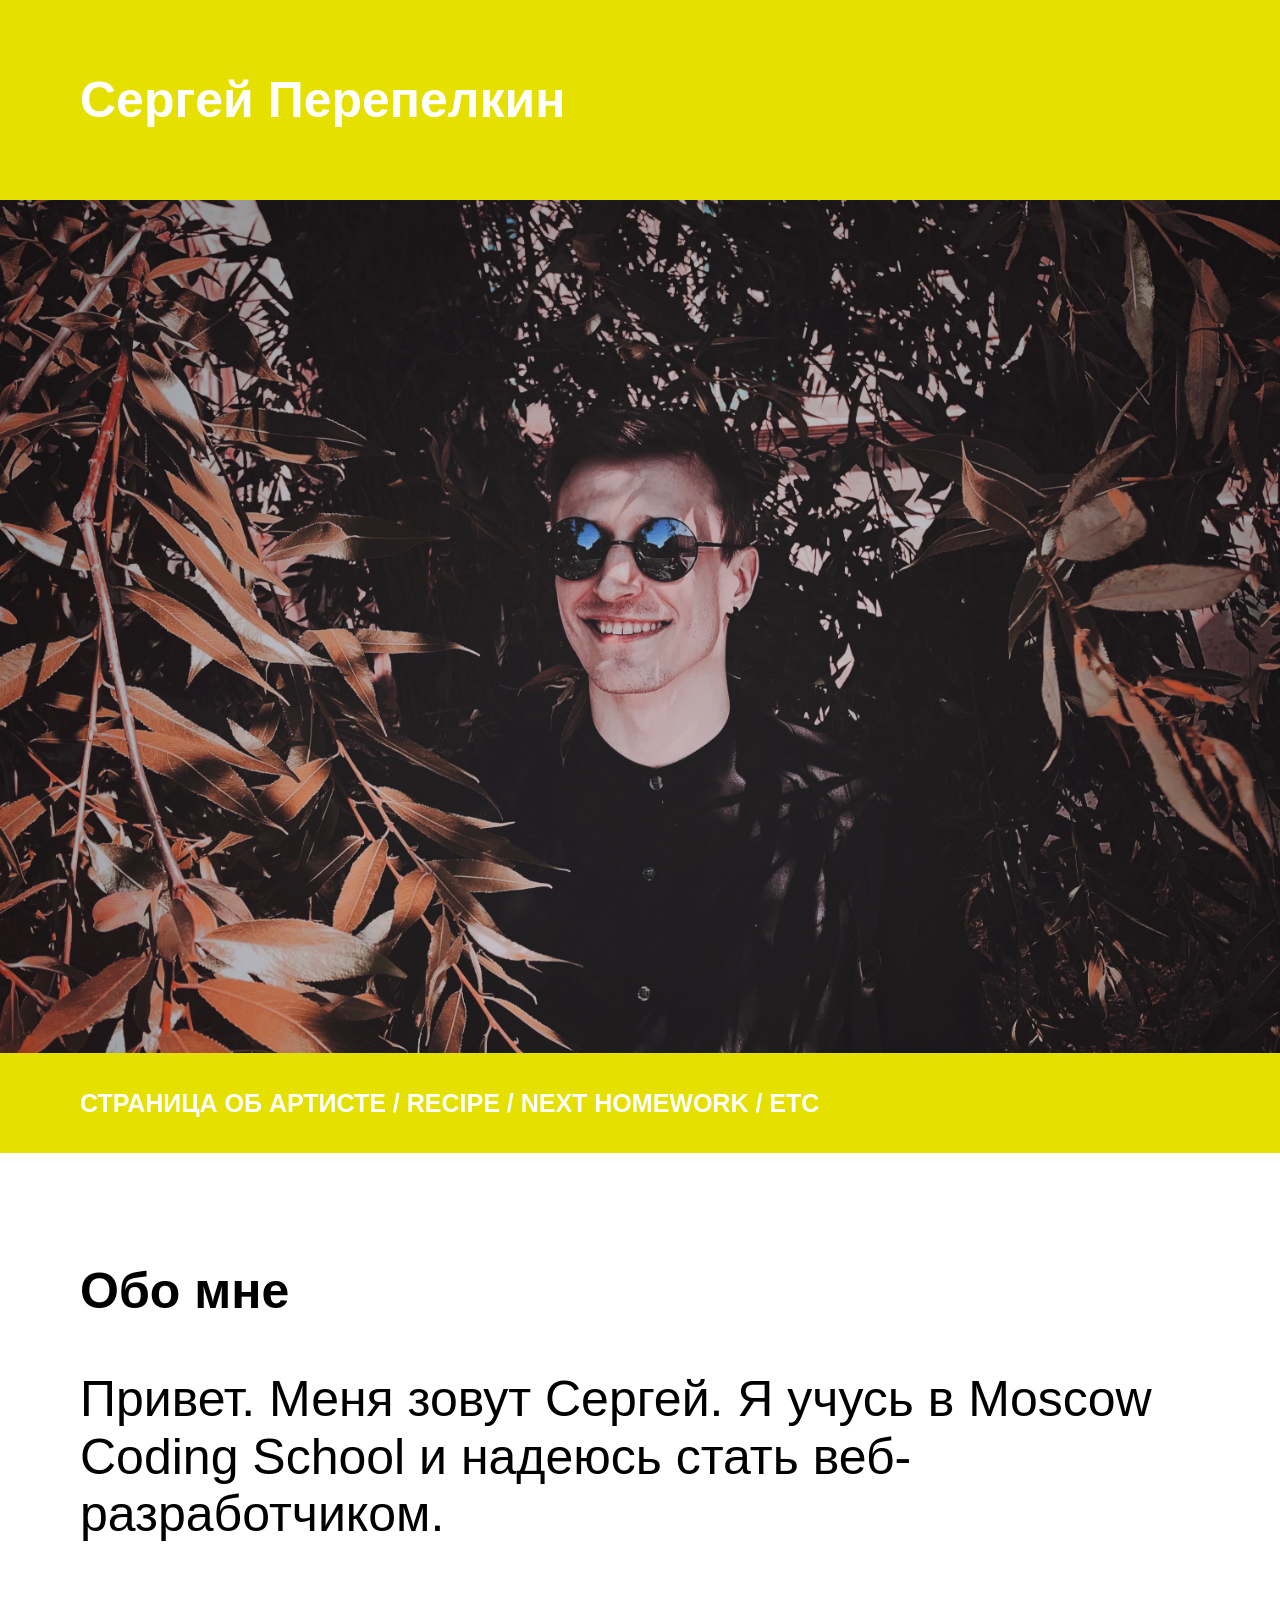
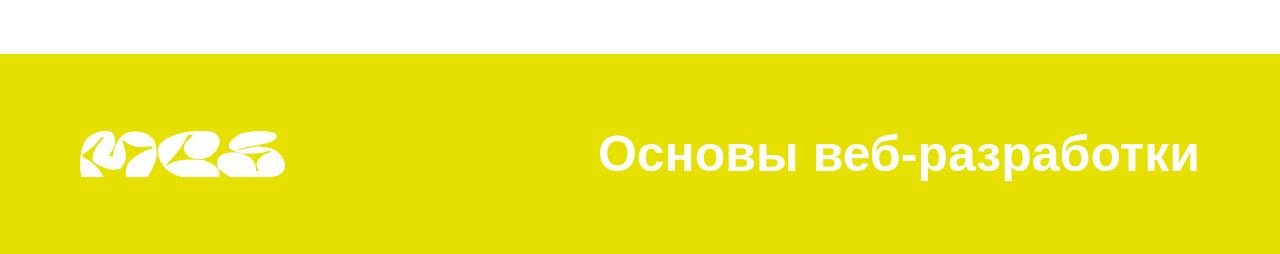
<file: index.html>
<!DOCTYPE html>
<html lang="ru">
<head>
	<title>Сергей Перепелкин</title>
	<meta charset="utf-8">
	<meta description="landing page">
	<meta keywords="landing, paage">
	<link rel="stylesheet" href="landing/css/style.css">
</head>
<body>
	<div class="page">
		<header class="header">
			<div class="header-container"><h1>Сергей Перепелкин</h1></div>
		</header>
		<img class="person-photo" src="landing/img/person.JPG" alt="Sergey Perepelkin">
		<nav class="nav">
			<div class="nav-container">
				<a href="practice02/index.html">Страница об артисте</a> / 
				<a href="recipe/index.html">Recipe</a> / 
				<a href="#">Next homework</a>  / 
				<a href="#">etc</a>
			</div>
		</nav>
		<main class="main">


			<section class="main-container">
				<h2>Обо мне</h2>
				<p>Привет. Меня зовут Сергей. Я учусь в Moscow Coding School и надеюсь стать веб-разработчиком.</p>
			</section>
			
		</main>
		<footer class="footer">
			<div class="footer-container clear-fix">
				<img src="landing/img/logo.png" alt="logo moscow coding school" class="logo"><p>Основы веб-разработки</p>
			</div>
		</footer>
	</div>
</body>
</html>
</file>
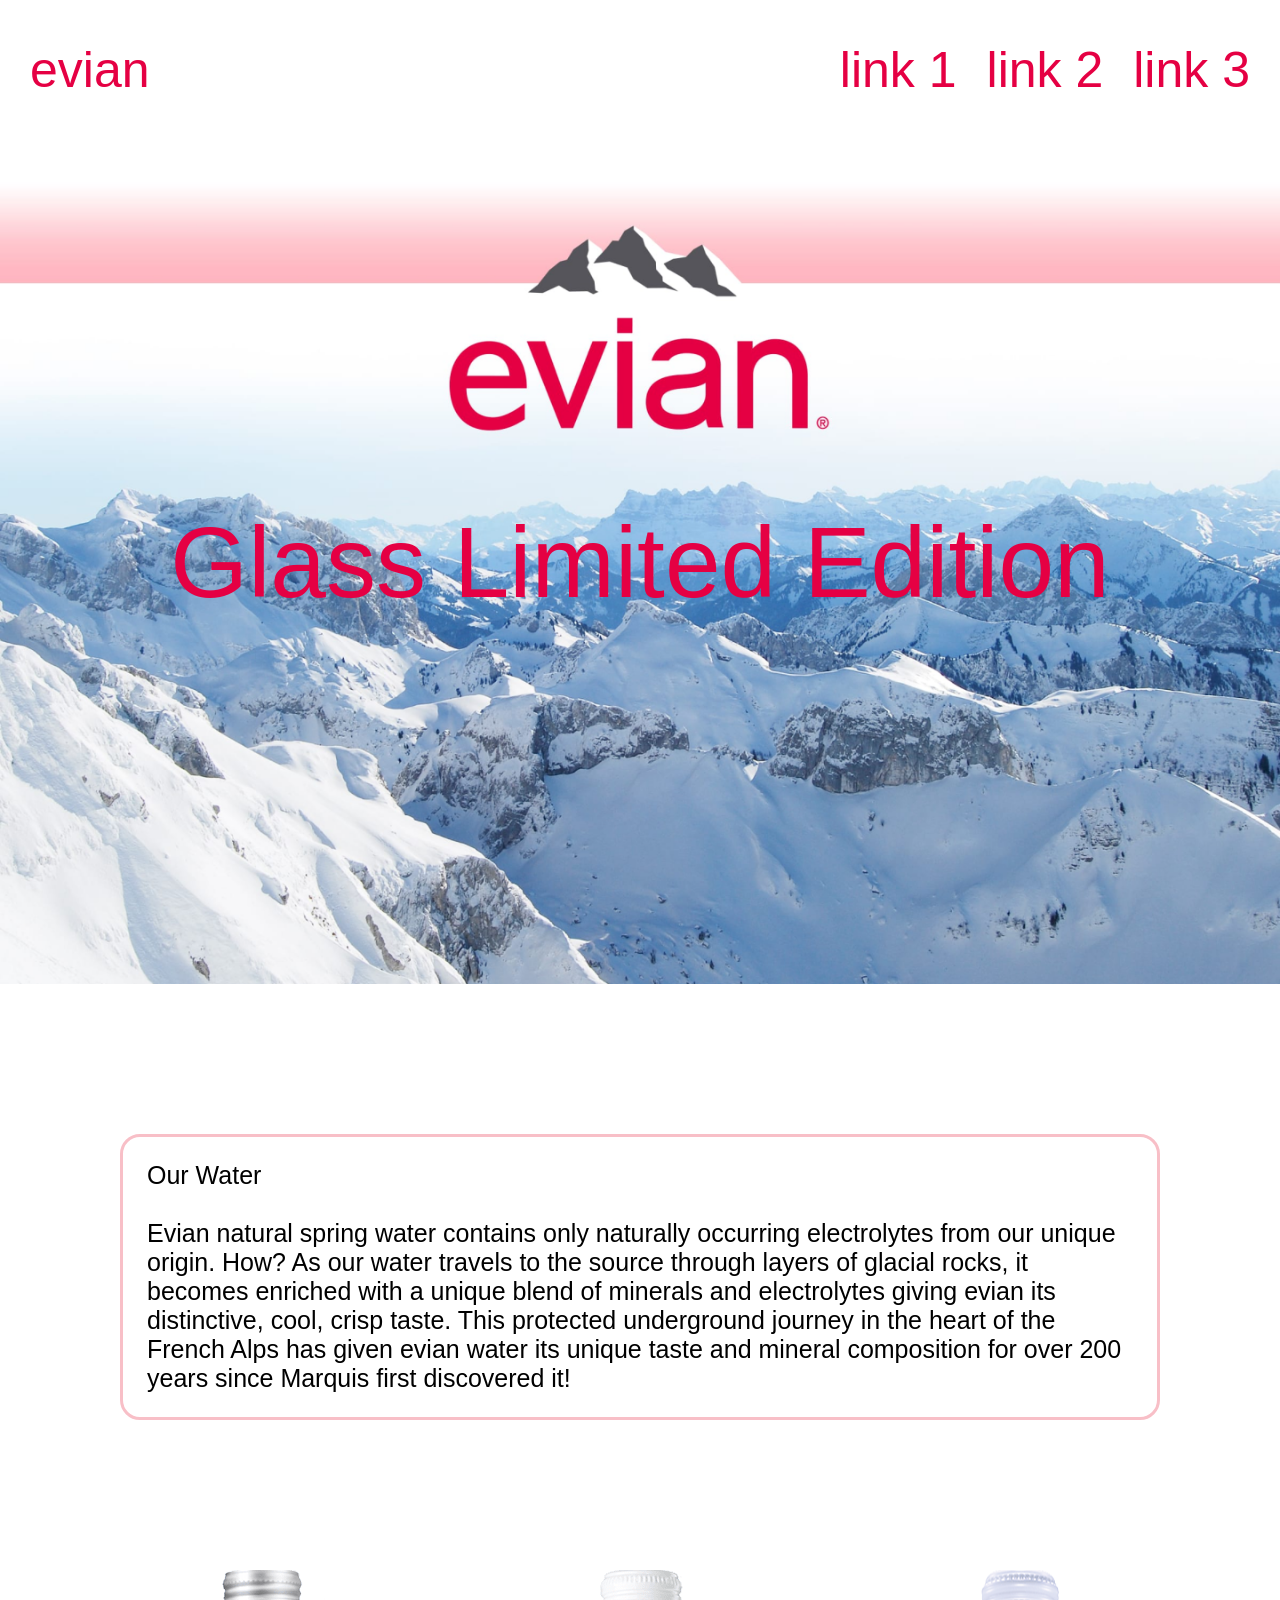
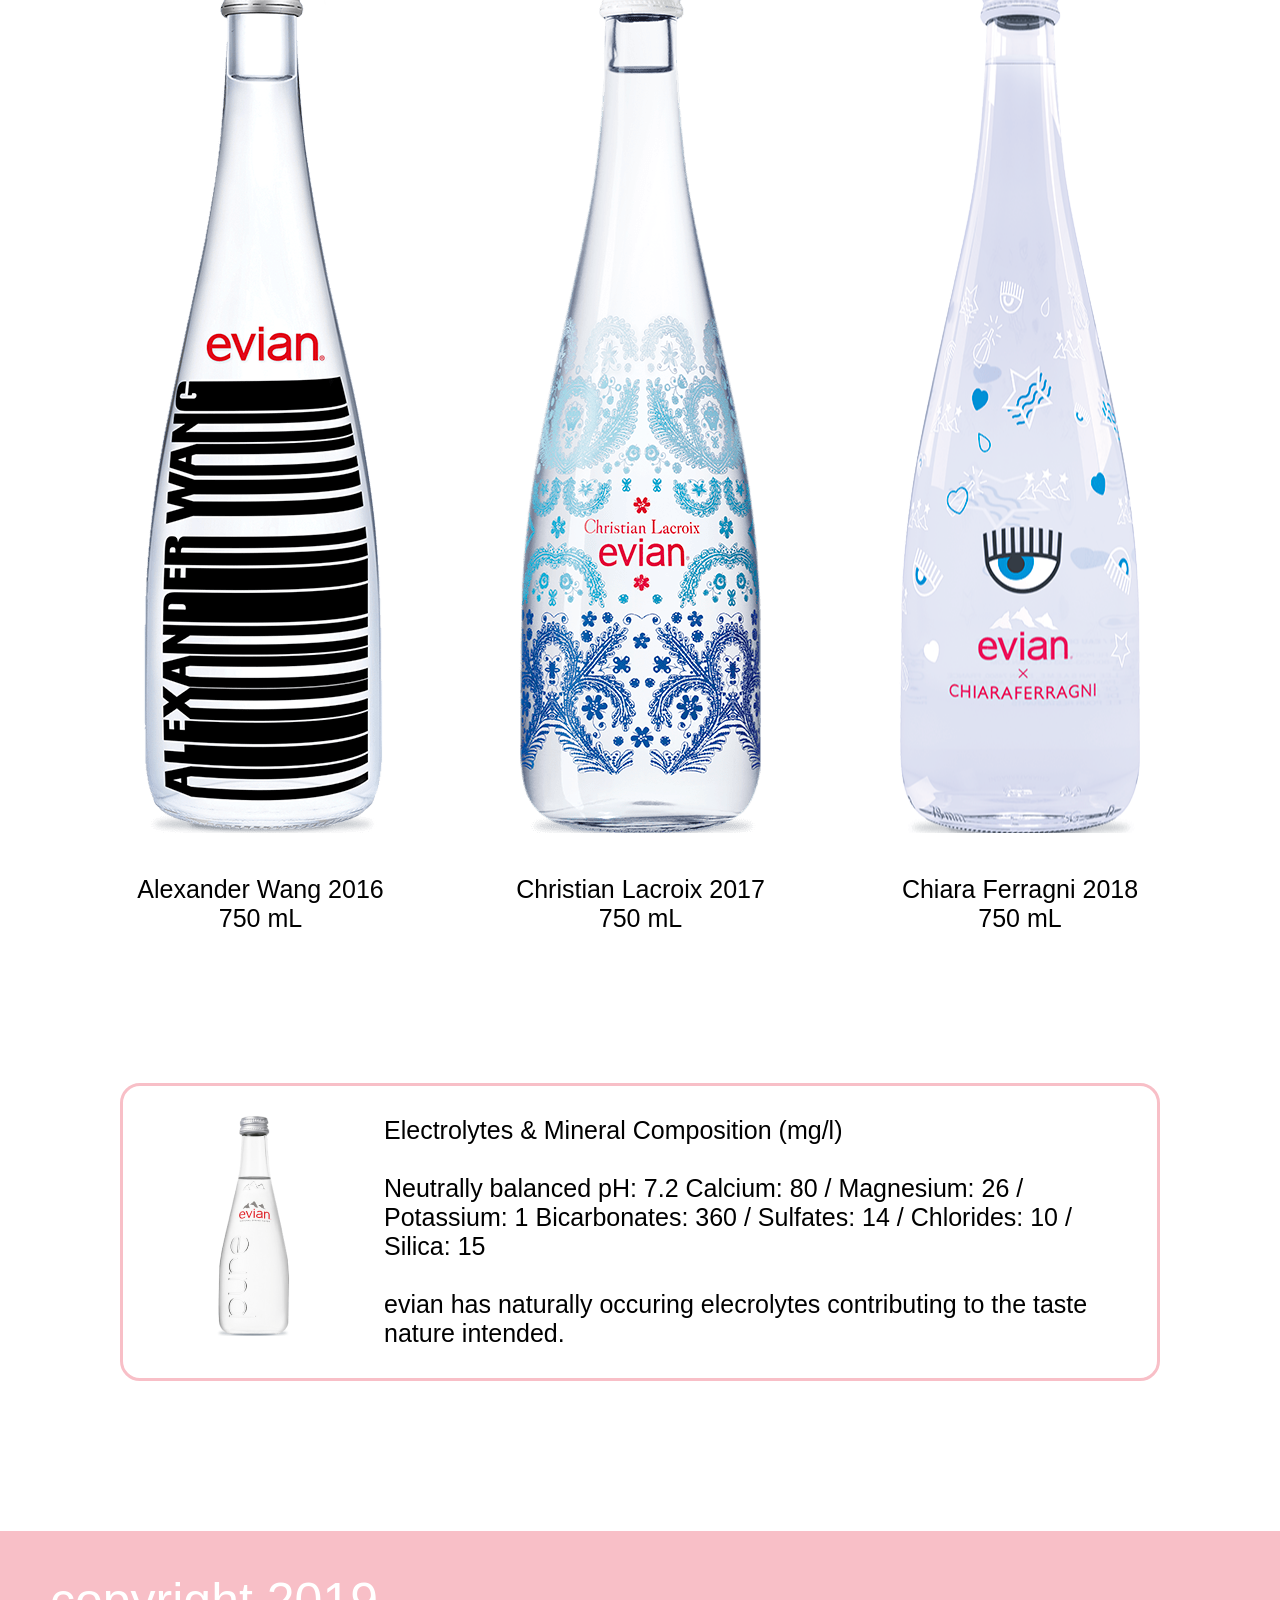
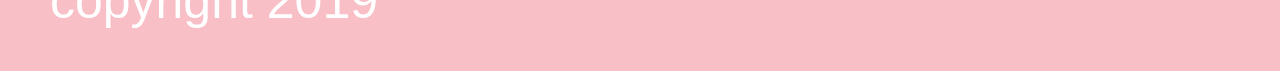
<file: evian_landing/index.html>
<!DOCTYPE html>
<html lang="en">
<head>
	<title>Evian</title>
	<meta charset="utf-8">
	<meta description="evian">
	<meta keywords="evian, landing">
	<link rel="stylesheet" href="css/style.css">
</head>
<body>
	<div class="page">
		<header class="header">
			<a class="header-logo" href="#">evian</a>
			<ul class="header-links">
				<li><a href="#">link 1</a></li>
				<li><a href="#">link 2</a></li>
				<li><a href="#">link 3</a></li>
			</ul>
		</header>
		<div class="showcase">
				<img class="showcase_image" src="img/evian_origins_logo.png" alt="mountains">
				<h1 class="showcase_title">Glass Limited Edition</h1>
			</div>
		<main class="main">
			<div class="main_container">
				<div class="text_block">
					<h2>Our Water</h2>
					<p>Evian natural spring water contains only naturally occurring electrolytes from our unique origin. How? As our water travels to the source through layers of glacial rocks, it becomes enriched with a unique blend of minerals and electrolytes giving evian its distinctive, cool, crisp taste. This protected underground journey in the heart of the French Alps has given evian water its unique taste and mineral composition for over 200 years since Marquis first discovered it!</p>
				</div>
				<div class="water">
					<div class="bottle">
						<img src="img/bottles/wang.png" alt="water bottle wang">
						<p class="bottle_title">Alexander Wang 2016</p>
						<p class="bottle_size">750 mL</p>
					</div>
					<div class="bottle">
						<img src="img/bottles/blue.png" alt="water bottle wang">
						<p class="bottle_title">Christian Lacroix 2017</p>
						<p class="bottle_size">750 mL</p>
					</div>
					<div class="bottle">
						<img src="img/bottles/chiara.png" alt="water bottle wang">
						<p class="bottle_title">Chiara Ferragni 2018</p>
						<p class="bottle_size">750 mL</p>
					</div>
					
				</div>
				<div class="product_block">
					<div class="product_block_image"><img src="img/glass.png" alt="glass botle"></div>
					<div class="product_block_text">
						<h2>Electrolytes & Mineral Composition (mg/l)</h2>
						<p>Neutrally balanced pH: 7.2 Calcium: 80 / Magnesium: 26 / Potassium: 1 Bicarbonates: 360 / Sulfates: 14 / Chlorides: 10 / Silica: 15</p>
						<p>evian has naturally occuring elecrolytes contributing to the taste nature intended.</p>
					</div>
				</div>
			</div>
		</main>
		<footer class="footer">
			copyright 2019
		</footer>
	</div>
</body>
</html>
</file>
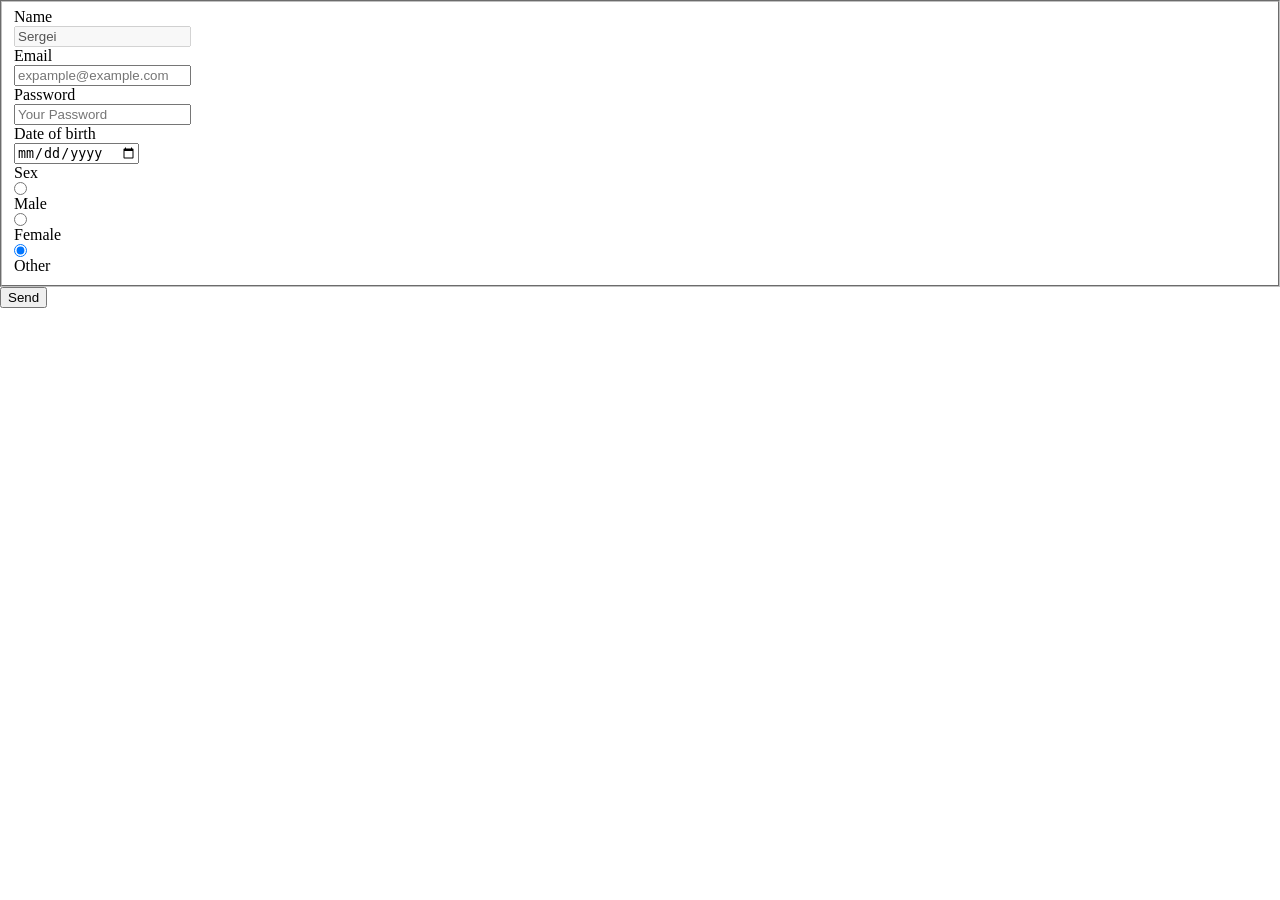
<file: lab/index.html>
<!DOCTYPE html>
<html lang="en">
<head>
	<title>Froms</title>
	<meta charset="utf-8">
	<meta description="boilerplate code">
	<meta keywords="boilerplate, test">
	<meta name="viewport" content="width=device-width, initial-scale=1">
	<link rel="stylesheet" href="css/style.css">
</head>
<body>
		<main class="lab_rabbit">
			<form action="/action_page.php">
				<!--New test comment for git-->
				<fieldset>

				<label for="username">Name</label>
				<input type="text" name="name" placeholder="Alex Brown" value="Sergei" disabled>
				<!-- Email -->

				<label for="email">Email</label>
				<input type="email" name="email" placeholder="expample@example.com">

				<!-- Password -->

				<lable for="pwd">Password</lable>
				<input type="password" name="pwd" placeholder="Your Password">

				<!-- Birthdate -->

				<label for="birth_date"> Date of birth</label>
				<input type="date" name="birth_date" required>

				<!-- Sex -->

				<label for="sex">Sex</label>
				<input type="radio" name="sex" value="male"><span>Male</span>
				<input type="radio" name="sex" value="female"><span>Female</span>
				<input type="radio" name="sex" value="other" checked><span>Other</span>
				</fieldset>
				<!-- Buttom -->

				<input type="submit" value="Send">
			</form>
			
		</main>
		<footer>
			<div></div>
		</footer>
</body>
</html>
</file>
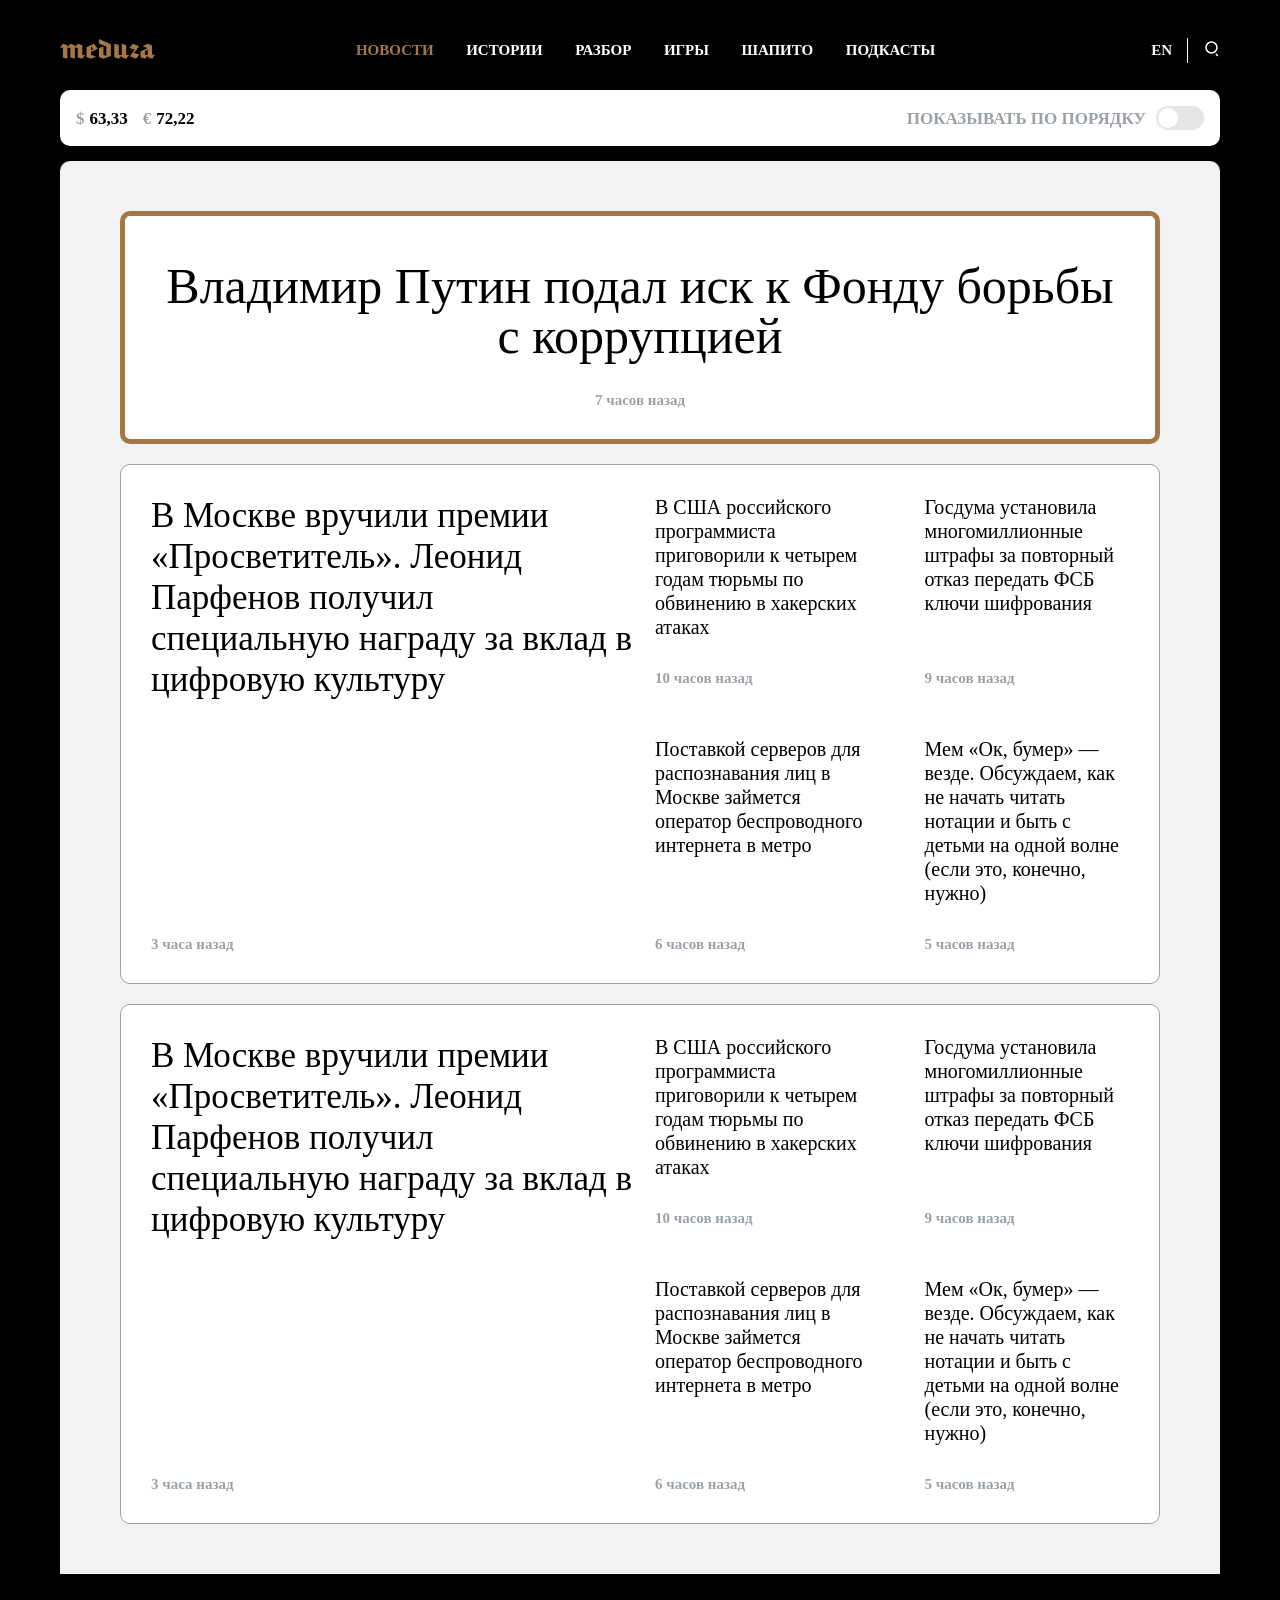
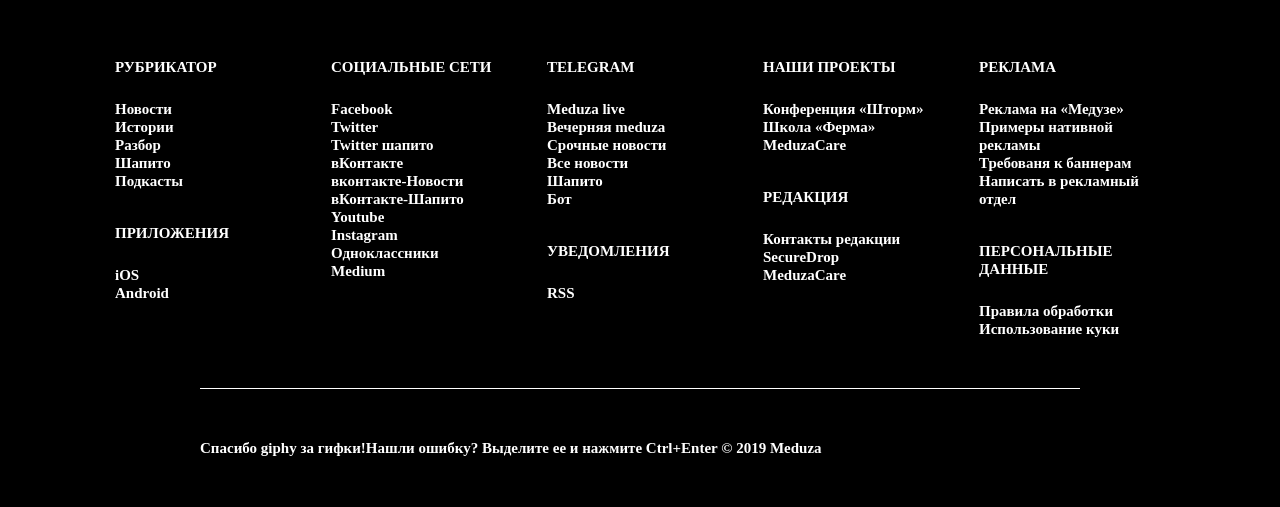
<file: meduza_clon/index.html>
<!DOCTYPE html>
<html lang="en">
<head>
	<title>Meduza</title>
	<meta charset="utf-8">
	<meta description="boilerplate code">
	<meta keywords="boilerplate, test">
	<meta name="viewport" content="width=device-width, initial-scale=1">
	<link rel="stylesheet" href="css/style.css">
</head>
<body>
	<header class="header">
		<a class="header-logo" href="#">
			<img src="img/meduza-logo.svg" alt="meduza logo">
		</a>
		<ul class="header-nav">
			<li><a class="selected" href="#">Новости</a></li>
			<li><a href="#">Истории</a></li>
			<li><a href="#">Разбор</a></li>
			<li><a href="#">Игры</a></li>
			<li><a href="#">Шапито</a></li>
			<li><a href="#">Подкасты</a></li>
		</ul>
		<div class="header-options">
			<a class="header-lang" href="#">EN</a><div class="vertical-divider"></div><a class="search-icon" href="header-search"><img src="img/search-icon.svg" alt="search, magnifying glass"></a>
		</div>
	</header>
	<div class="status-pannel">
		<div class="exchange-rate">
			<span class="symbol">$</span><span class="dollar-value">63,33</span><span class="symbol">€</span><span class="euro-value">72,22</span> 
		</div>
		<div class="sorter">
			Показывать по порядку
			<div class="toggle">
				<div class="toggle-item"></div>
			</div>
		</div>

	</div>
	<main class="main">
		<section class="row row_highlight">
			<a class="article article_fullwidth grd-8" href="#">
				<h2 class="article-title">Владимир Путин подал иск к Фонду борьбы с коррупцией</h2>
				<span class="article-date">7 часов назад</span>
			</a>
		</section>
		<section class="row">
			<a class="article article_half grd-4" href="#">
				<h2 class="article-title">В Москве вручили премии «Просветитель». Леонид Парфенов получил специальную награду за вклад в цифровую культуру</h2>
				<span class="article-date">3 часа назад</span>
			</a>
			<div class="grd-4 matrix-formation">
				<a href="#" class="article article-quarter grd-4">
					<h2 class="article-title">В США российского программиста приговорили к четырем годам тюрьмы по обвинению в хакерских атаках</h2>
					<span class="article-date">10 часов назад</span>
				</a>
				<a href="#" class="article article-quarter grd-4">
					<h2 class="article-title">Госдума установила многомиллионные штрафы за повторный отказ передать ФСБ ключи шифрования</h2>
					<span class="article-date">9 часов назад</span>
				</a>
				<a href="#" class="article article-quarter grd-4">
					<h2 class="article-title">Поставкой серверов для распознавания лиц в Москве займется оператор беспроводного интернета в метро</h2>
					<span class="article-date">6 часов назад</span>
				</a>
				<a href="#" class="article article-quarter grd-4">
					<h2 class="article-title">Мем «Ок, бумер» — везде. Обсуждаем, как не начать читать нотации и быть с детьми на одной волне (если это, конечно, нужно)</h2>
					<span class="article-date">5 часов назад</span>
				</a>

			</div>
		</section>
		<section class="row">
			<a class="article article_half grd-4" href="#">
				<h2 class="article-title">В Москве вручили премии «Просветитель». Леонид Парфенов получил специальную награду за вклад в цифровую культуру</h2>
				<span class="article-date">3 часа назад</span>
			</a>
			<div class="grd-4 matrix-formation">
				<a href="#" class="article article-quarter grd-4">
					<h2 class="article-title">В США российского программиста приговорили к четырем годам тюрьмы по обвинению в хакерских атаках</h2>
					<span class="article-date">10 часов назад</span>
				</a>
				<a href="#" class="article article-quarter grd-4">
					<h2 class="article-title">Госдума установила многомиллионные штрафы за повторный отказ передать ФСБ ключи шифрования</h2>
					<span class="article-date">9 часов назад</span>
				</a>
				<a href="#" class="article article-quarter grd-4">
					<h2 class="article-title">Поставкой серверов для распознавания лиц в Москве займется оператор беспроводного интернета в метро</h2>
					<span class="article-date">6 часов назад</span>
				</a>
				<a href="#" class="article article-quarter grd-4">
					<h2 class="article-title">Мем «Ок, бумер» — везде. Обсуждаем, как не начать читать нотации и быть с детьми на одной волне (если это, конечно, нужно)</h2>
					<span class="article-date">5 часов назад</span>
				</a>

			</div>
		</section>
	</main>
	<footer class="footer">
		<div class="footer-links">
		<div class="footer-grd">
			<span class="footer-links-title">Рубрикатор</span>
			<ul>
				<li><a href="#">Новости</a></li>
				<li><a href="#">Истории</a></li>
				<li><a href="#">Разбор</a></li>
				<li><a href="#">Шапито</a></li>
				<li><a href="#">Подкасты</a></li>
			</ul>
			<span class="footer-links-title">Приложения</span>
			<ul>
				<li><a href="#">iOS</a></li>
				<li><a href="#">Android</a></li>
			</ul>
		</div>
		<div class="footer-grd">
			<span class="footer-links-title">Социальные сети</span>
			<ul>
				<li><a href="#">Facebook</a></li>
				<li><a href="#">Twitter</a></li>
				<li><a href="#">Twitter шапито</a></li>
				<li><a href="#">вКонтакте</a></li>
				<li><a href="#">вконтакте-Новости</a></li>
				<li><a href="#">вКонтакте-Шапито</a></li>
				<li><a href="#">Youtube</a></li>
				<li><a href="#">Instagram</a></li>
				<li><a href="#">Одноклассники</a></li>
				<li><a href="#">Medium</a></li>
			</ul>
		</div>
		<div class="footer-grd">
			<span class="footer-links-title">Telegram</span>
			<ul>
				<li><a href="#">Meduza live</a></li>
				<li><a href="#">Вечерняя meduza</a></li>
				<li><a href="#">Срочные новости</a></li>
				<li><a href="#">Все новости</a></li>
				<li><a href="#">Шапито</a></li>
				<li><a href="#">Бот</a></li>
			</ul>
			<span class="footer-links-title">Уведомления</span>
			<ul>
				<li><a href="#">RSS</a></li>
			</ul>
		</div>
		<div class="footer-grd">
			<span class="footer-links-title">Наши проекты</span>
			<ul>
				<li><a href="#">Конференция «Шторм»</a></li>
				<li><a href="#">Школа «Ферма»</a></li>
				<li><a href="#">MeduzaCare</a></li>
			</ul>
			<span class="footer-links-title">Редакция</span>
			<ul>
				<li><a href="#">Контакты редакции</a></li>
				<li><a href="#">SecureDrop</a></li>
				<li><a href="#">MeduzaCare</a></li>
			</ul>
		</div>
		<div class="footer-grd">
			<span class="footer-links-title">Реклама</span>
			<ul>
				<li><a href="#">Реклама на «Медузе»</a></li>
				<li><a href="#">Примеры нативной рекламы</a></li>
				<li><a href="#">Требованя к баннерам</a></li>
				<li><a href="#">Написать в рекламный отдел</a></li>
			</ul>
			<span class="footer-links-title">Персональные данные</span>
			<ul>
				<li><a href="#">Правила обработки</a></li>
				<li><a href="#">Использование куки</a></li>
			</ul>
		</div>
		</div>
		<div class="footer-end">Спасибо giphy за гифки!Нашли ошибку? Выделите ее и нажмите Ctrl+Enter © 2019 Meduza
		</div>
	</footer>
</body>
</html>
</file>
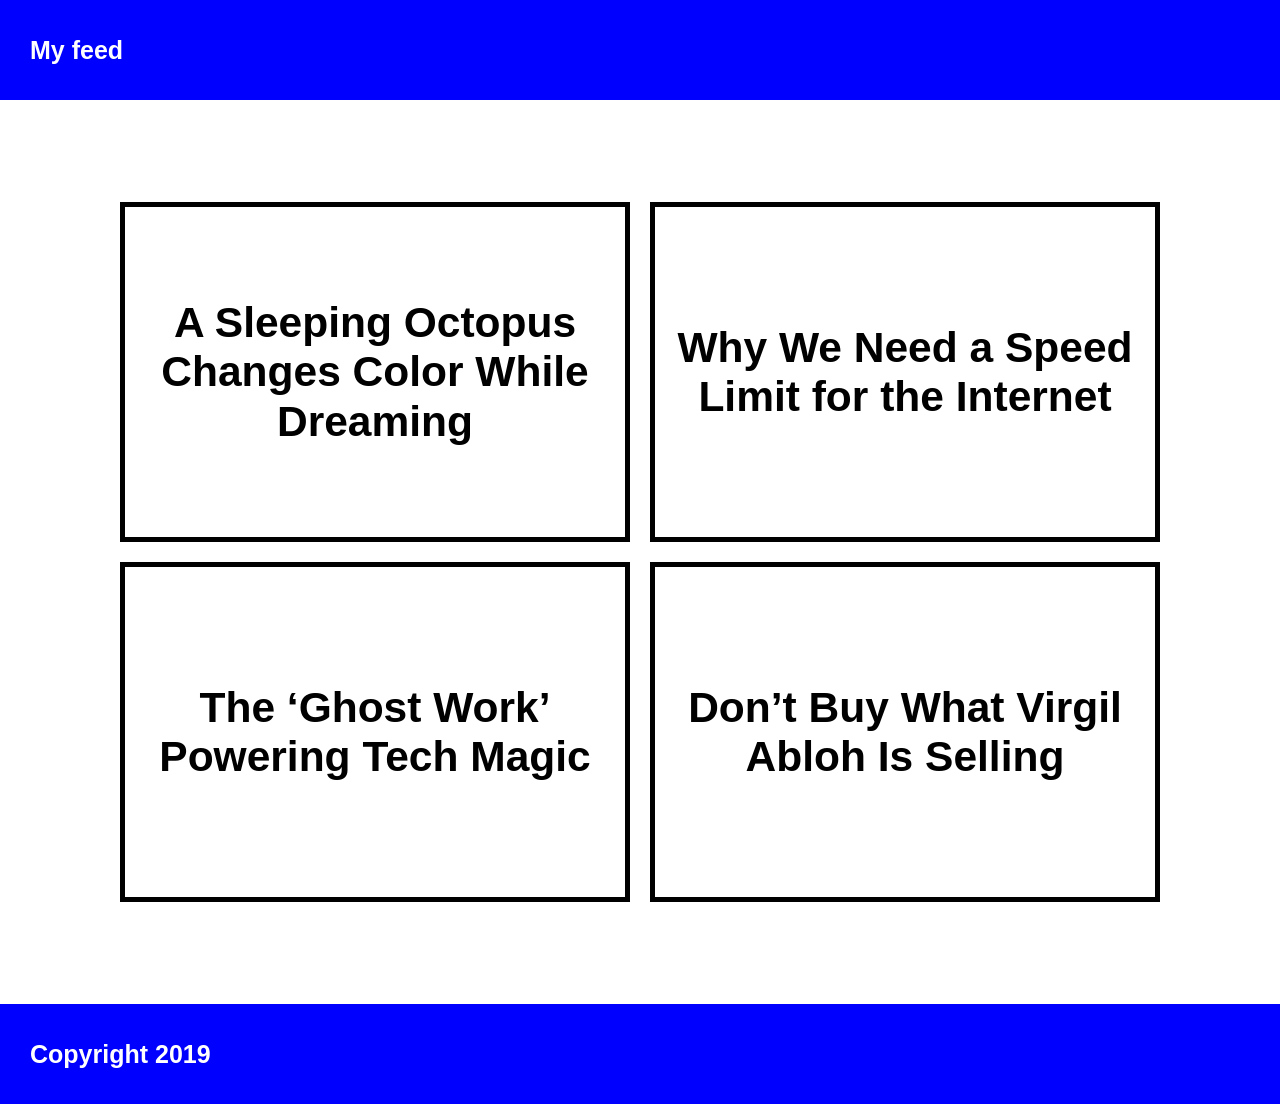
<file: my_feed/index.html>
<!DOCTYPE html>
<html lang="en">
<head>
	<title>My Feed</title>
	<meta charset="utf-8">
	<meta description="feed">
	<meta keywords="feed">
	<meta name="viewport" content="width=device-width, initial-scale=1">
	<link rel="stylesheet" href="css/style.css">
</head>
<body>
	<header class="header">
		My feed
	</header>
	<main class="main">
		<section class="article">A Sleeping Octopus Changes Color While Dreaming</section>
		<section class="article">Why We Need a Speed Limit for the Internet</section>
		<section class="article">The ‘Ghost Work’ Powering Tech Magic</section>
		<section class="article">Don’t Buy What Virgil Abloh Is Selling</section>
	</main>
	<footer class="footer">
		Copyright 2019
	</footer>
</body>
</html>
</file>
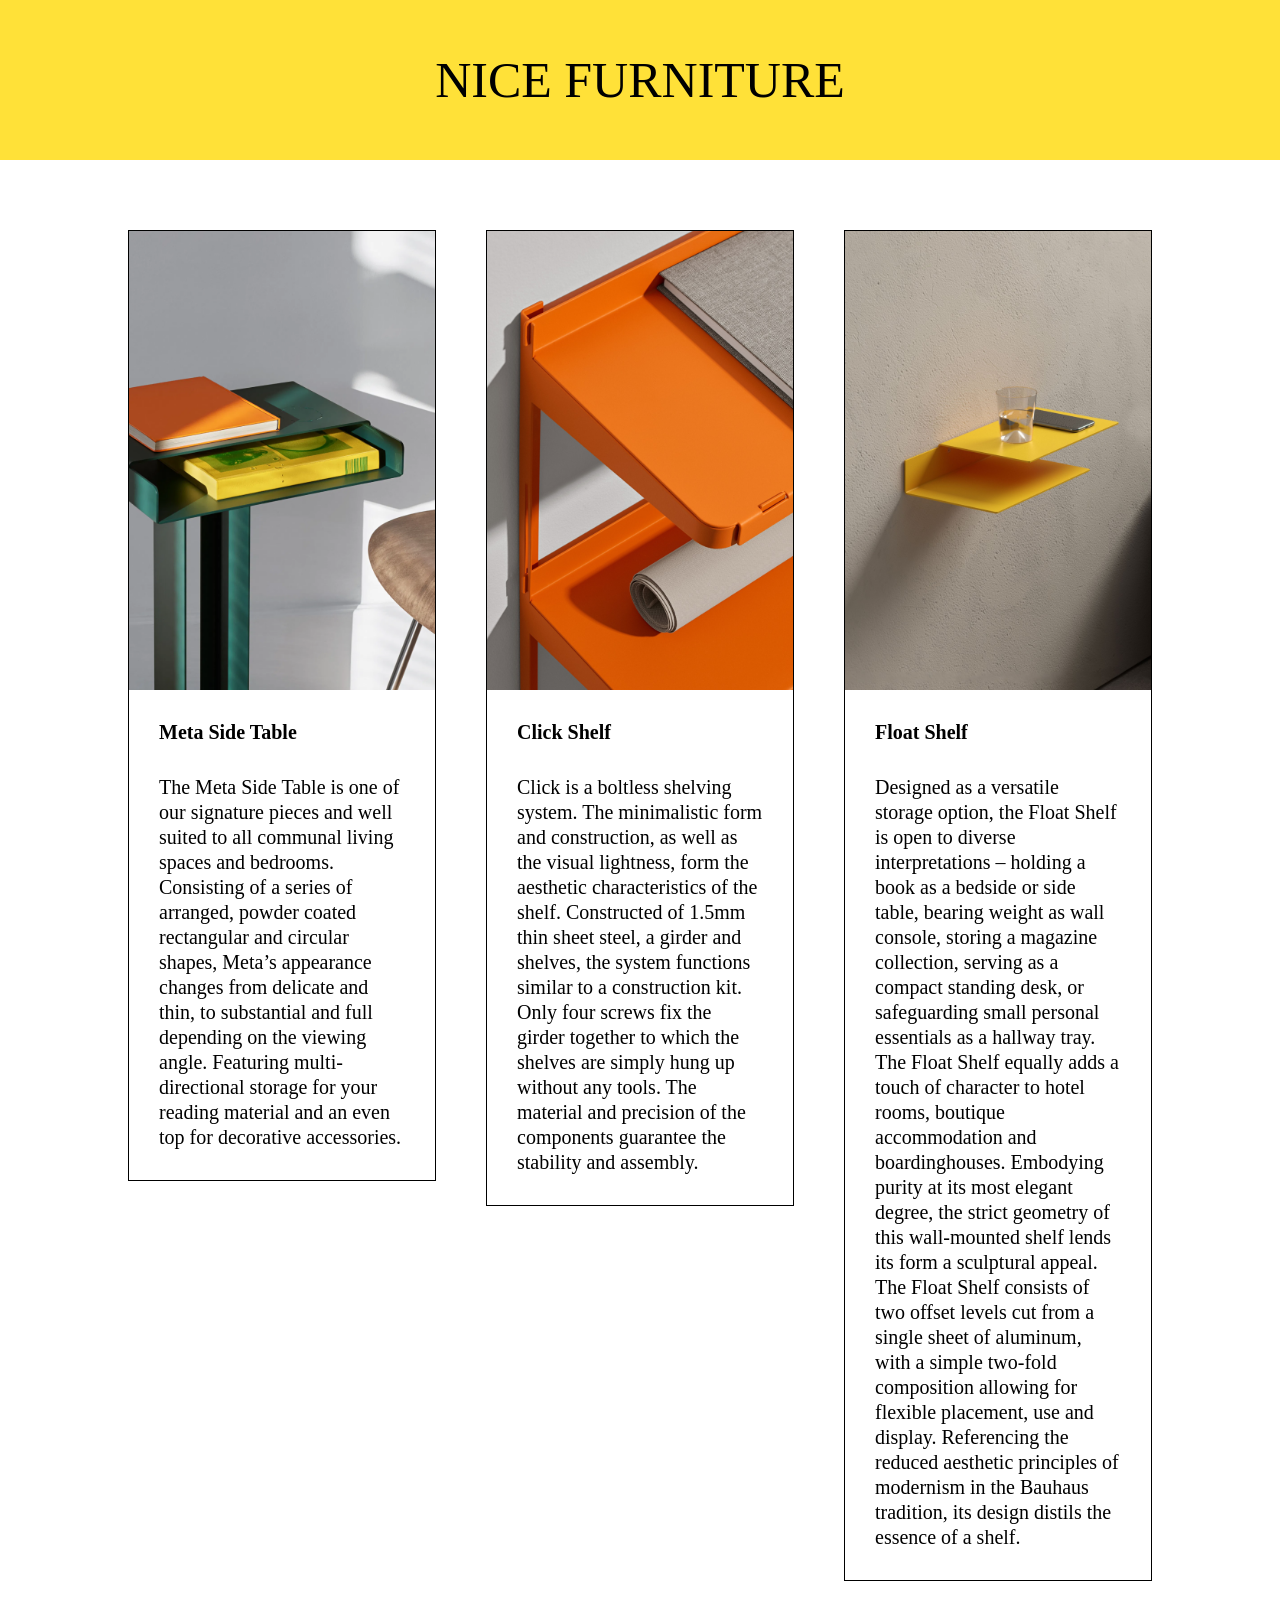
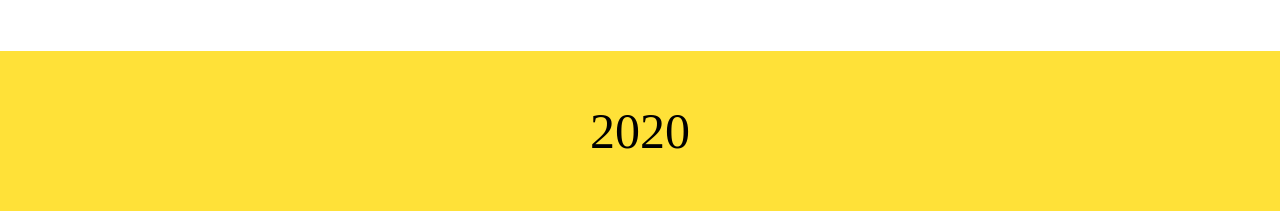
<file: nice_furniture/index.html>
<!DOCTYPE html>
<html lang="en">
<head>
	<title>Nice Furniture</title>
	<meta charset="utf-8">
	<meta description="nice furniture">
	<meta keywords="nice furniture">
	<link rel="stylesheet" href="css/style.css">
</head>
<body>
	<h1 class="header">Nice furniture</h1>
	<main class="main">
		<section class="product">
			<div class="product_img meta_side_table"></div>
			<h2 class="product_title">Meta Side Table</h2>
			<p class="product_desc">The Meta Side Table is one of our signature pieces and well suited to all communal living spaces and bedrooms. Consisting of a series of arranged, powder coated rectangular and circular shapes, Meta’s appearance changes from delicate and thin, to substantial and full depending on the viewing angle. Featuring multi-directional storage for your reading material and an even top for decorative accessories.
			</p>
		</section>
		<section class="product">
			<div class="product_img click_shelf"></div>
			<h2 class="product_title">Click Shelf</h2>
			<p class="product_desc">Click is a boltless shelving system. The minimalistic form and construction, as well as the visual lightness, form the aesthetic characteristics of the shelf. Constructed of 1.5mm thin sheet steel, a girder and shelves, the system functions similar to a construction kit. Only four screws fix the girder together to which the shelves are simply hung up without any tools. The material and precision of the components guarantee the stability and assembly.
			</p>
		</section>
		<section class="product">
			<div class="product_img float_shelf" ></div>
			<h2 class="product_title">Float Shelf</h2>
			<p class="product_desc">Designed as a versatile storage option, the Float Shelf is open to diverse interpretations – holding a book as a bedside or side table, bearing weight as wall console, storing a magazine collection, serving as a compact standing desk, or safeguarding small personal essentials as a hallway tray. The Float Shelf equally adds a touch of character to hotel rooms, boutique accommodation and boardinghouses. Embodying purity at its most elegant degree, the strict geometry of this wall-mounted shelf lends its form a sculptural appeal. The Float Shelf consists of two offset levels cut from a single sheet of aluminum, with a simple two-fold composition allowing for flexible placement, use and display. Referencing the reduced aesthetic principles of modernism in the Bauhaus tradition, its design distils the essence of a shelf.
			</p>
		</section>
	</main>
	<footer class="footer">
		2020
	</footer>
</body>
</html>
</file>
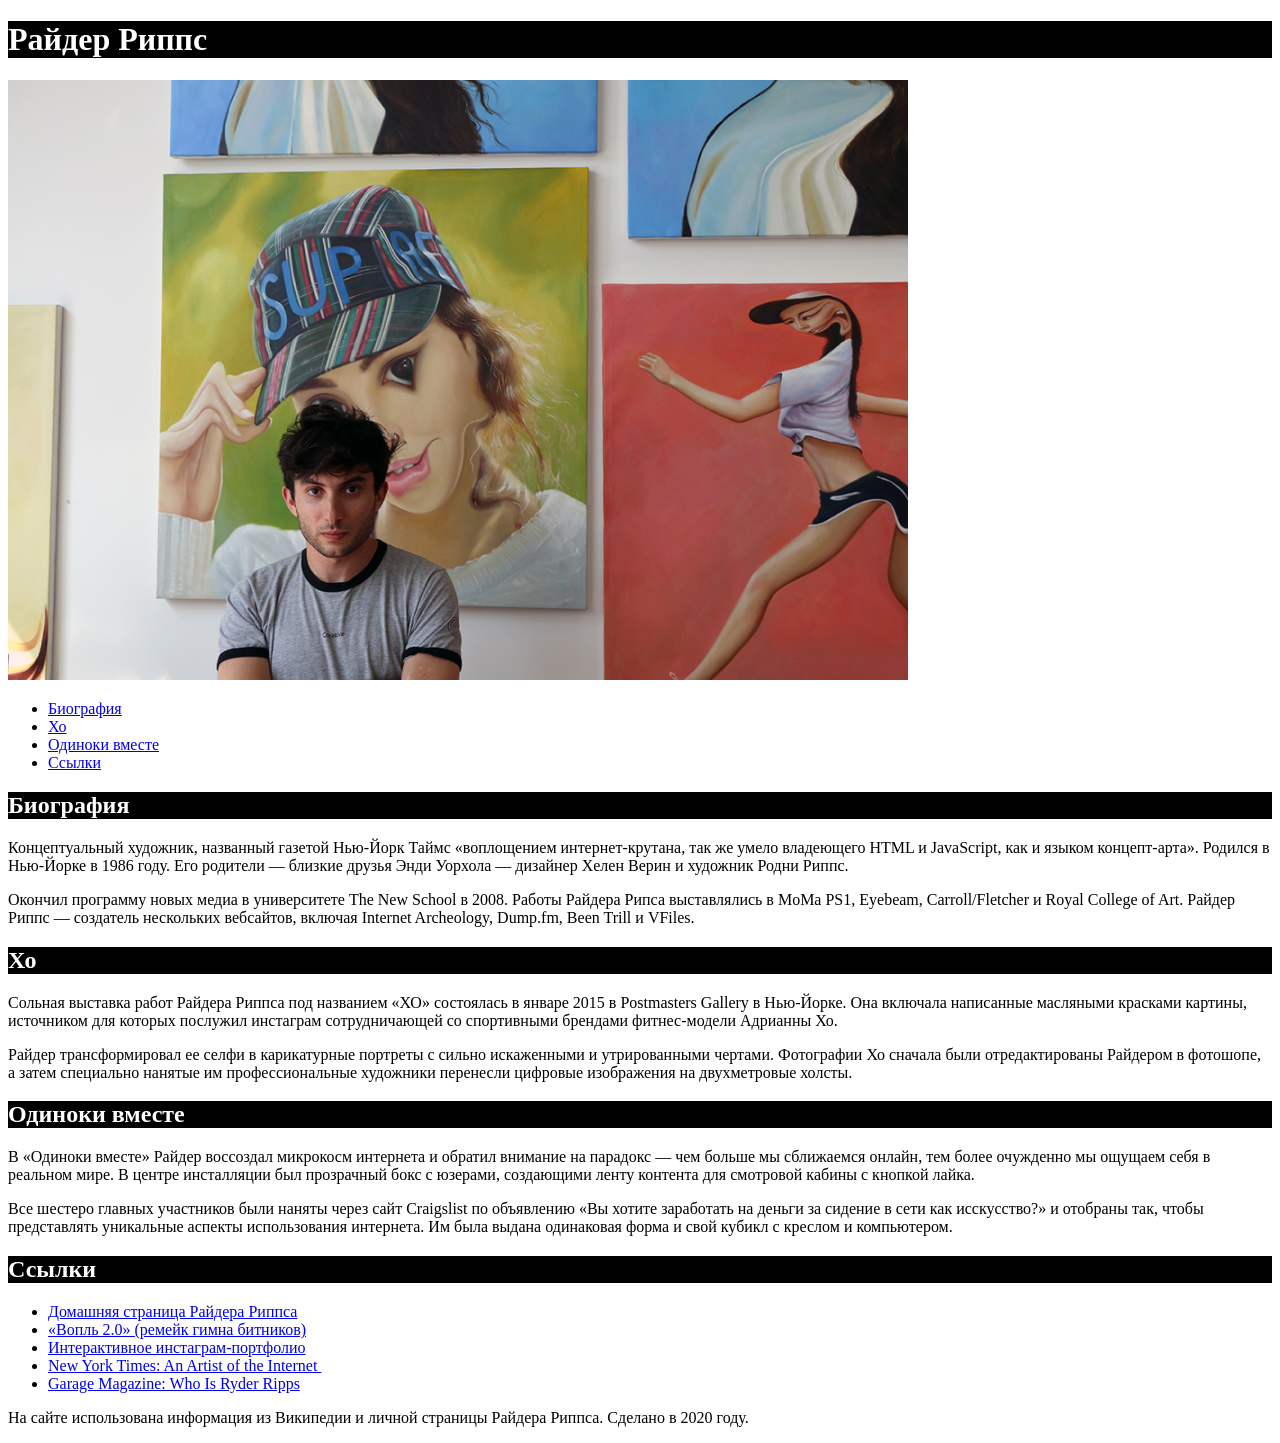
<file: practice02/index.html>
<!DOCTYPE html>
<html lang="en">
<head>
	<title>Rider Ripps</title>
	<meta charset="utf-8">
	<meta description="Rider Ripps">
	<meta keywords="Rider, Ripps, musician">
	<link rel="stylesheet" href="css/style.css">
</head>
<body>
	<div class="page">
		<header>
			<h1 class="inverse">Райдер Риппс</h1>
			<div class="image">
				<div class="image-container">
					<img src="img/image-asset1.jpg" alt="ryder ripps">
				</div>
			</div>
			<div class="menu">
				<ul class="menu-container">
					<li><a href="#bio">Биография</a></li>
					<li><a href="#xo">Хо</a></li>
					<li><a href="#lonelyTogether">Одиноки вместе</a></li>
					<li><a href="#links">Ссылки</a></li>
				</ul>
			</div>
		</header>
		<main>
			<h2 id="bio" class="inverse">Биография</h2>
			<p>Концептуальный художник, названный газетой Нью-Йорк Таймс «воплощением интернет-крутана, так же умело владеющего HTML и JavaScript, как и языком концепт-арта». Родился в Нью-Йорке в 1986 году. Его родители — близкие друзья Энди Уорхола — дизайнер Хелен Верин и художник Родни Риппс.</p>
			<p>Окончил программу новых медиа в университете The New School в 2008. Работы Райдера Рипса выставлялись в MoMa PS1, Eyebeam, Carroll/Fletcher и Royal College of Art. Райдер Риппс — создатель нескольких вебсайтов, включая Internet Archeology, Dump.fm, Been Trill и VFiles.</p>
			<h2 id="xo" class="inverse">Хо</h2>
			<p>Сольная выставка работ Райдера Риппса под названием «ХО» состоялась в январе 2015 в Postmasters Gallery в Нью-Йорке. Она включала написанные масляными красками картины, источником для которых послужил инстаграм сотрудничающей со спортивными брендами фитнес-модели Адрианны Хо.</p>
			<p>Райдер трансформировал ее селфи в карикатурные портреты с сильно искаженными и утрированными чертами. Фотографии Хо сначала были отредактированы Райдером в фотошопе, а затем специально нанятые им профессиональные художники перенесли цифровые изображения на двухметровые холсты.</p>
			<h2 id="lonelyTogether" class="inverse">Одиноки вместе</h2>
			<p>В «Одиноки вместе» Райдер воссоздал микрокосм интернета и обратил внимание на парадокс — чем больше мы сближаемся онлайн, тем более очужденно мы ощущаем себя в реальном мире. В центре инсталляции был прозрачный бокс с юзерами, создающими ленту контента для смотровой кабины с кнопкой лайка.</p>
			<p>Все шестеро главных участников были наняты через сайт Craigslist по объявлению «Вы хотите заработать на деньги за сидение в сети как исскусство?» и отобраны так, чтобы представлять уникальные аспекты использования интернета. Им была выдана одинаковая форма и свой кубикл с креслом и компьютером.</p>
			<h2 id="links" class="inverse">Ссылки</h2>
			<ul class="links">
				<li><a href="#">Домашняя страница Райдера Риппса</a></li>
				<li><a href="#">«Вопль 2.0» (ремейк гимна битников)</a></li>
				<li><a href="#">Интерактивное инстаграм-портфолио</a></li>
				<li><a href="#">New York Times: An Artist of the Internet </a></li>
				<li><a href="#">Garage Magazine: Who Is Ryder Ripps</a></li>
			</ul>
		</main>
		<footer class="footer">
			<div class="footer-container">
				<p>На сайте использована информация из Википедии и личной страницы Райдера Риппса. Сделано в 2020 году.</p>
			</div>
		</footer>
	</div>
</body>
</html>
</file>
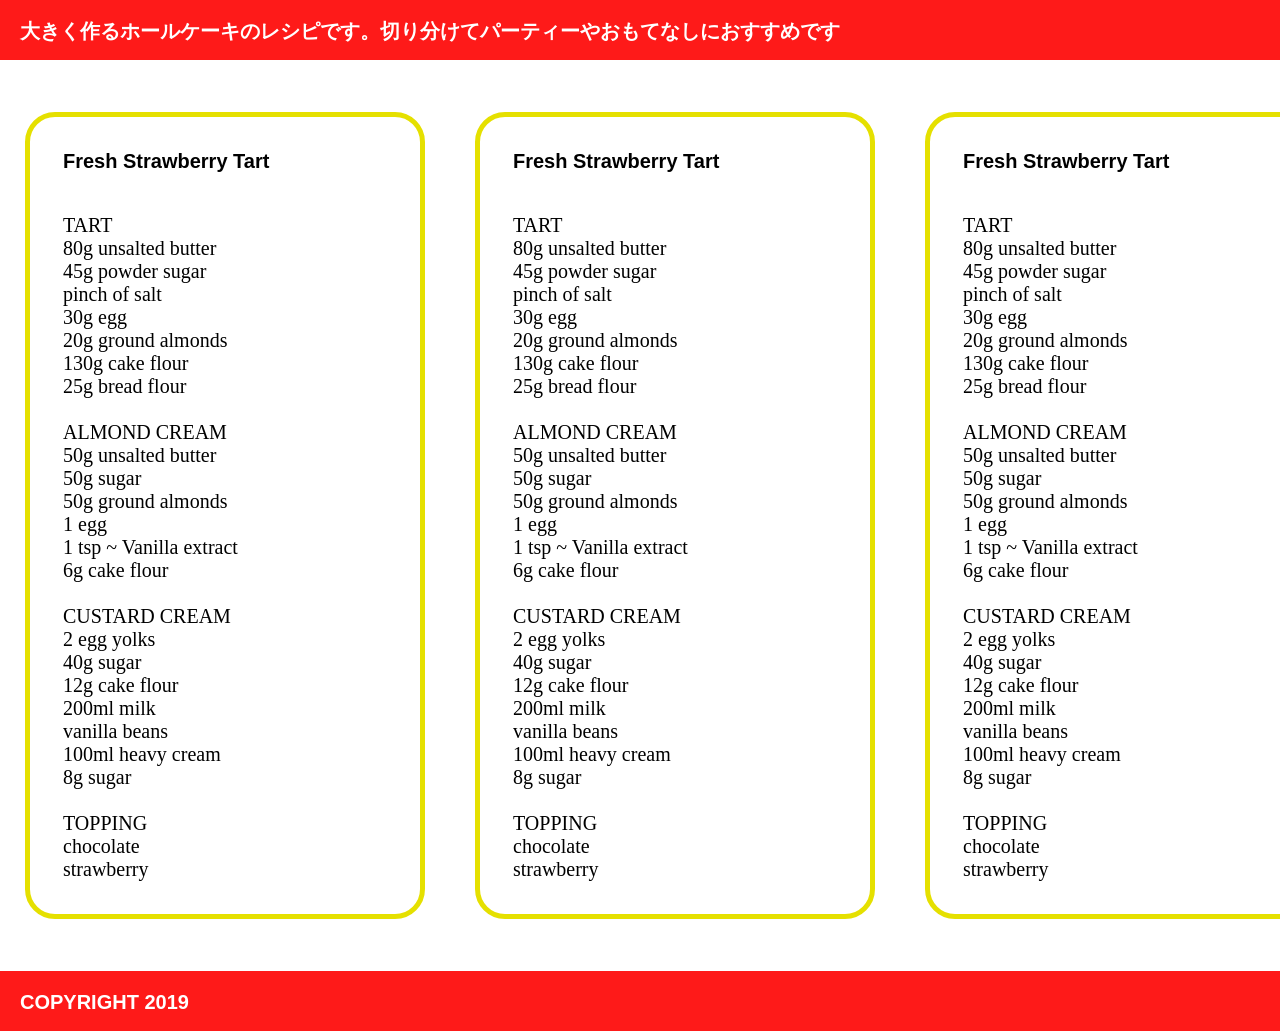
<file: recepie/index.html>
<!DOCTYPE html>
<html lang="en">
<head>
	<title>Recepie</title>
	<meta charset="utf-8">
	<meta description="boilerplate code">
	<meta keywords="boilerplate, test">
	<link rel="stylesheet" href="css/style.css">
</head>
<body>
	<div class="page">
		<header class="header">
			<div class="header-container">
				<p>大きく作るホールケーキのレシピです。切り分けてパーティーやおもてなしにおすすめです</p>
			</div>
		</header>
		<main class="main">
			<div class="main-container">
			<section class="column">
				<h2>Fresh Strawberry Tart</h2>
					<h3>Tart</h3>
					<p>80g unsalted butter <br>
					45g powder sugar <br>
					pinch of salt <br>
					30g egg<br>
					20g ground almonds<br>
					130g cake flour<br>
					25g bread flour
					</p>
					<h3>Almond cream</h3>
					<p>50g unsalted butter<br>
					50g sugar<br>
					50g ground almonds<br>
					1 egg<br>
					1 tsp ~ Vanilla extract<br>
					6g cake flour</p>

					<h3>Custard cream</h3>
					<p>2 egg yolks<br>
					40g sugar<br>
					12g cake flour<br>
					200ml milk<br>
					vanilla beans<br>
					100ml heavy cream<br>
					8g sugar</p>

					<h3>Topping</h3>
					<p>
					chocolate<br>
					strawberry
					</p>
			</section>
			<section class="column">
				<h2>Fresh Strawberry Tart</h2>
					<h3>Tart</h3>
					<p>80g unsalted butter <br>
					45g powder sugar <br>
					pinch of salt <br>
					30g egg<br>
					20g ground almonds<br>
					130g cake flour<br>
					25g bread flour
					</p>
					<h3>Almond cream</h3>
					<p>50g unsalted butter<br>
					50g sugar<br>
					50g ground almonds<br>
					1 egg<br>
					1 tsp ~ Vanilla extract<br>
					6g cake flour</p>

					<h3>Custard cream</h3>
					<p>2 egg yolks<br>
					40g sugar<br>
					12g cake flour<br>
					200ml milk<br>
					vanilla beans<br>
					100ml heavy cream<br>
					8g sugar</p>

					<h3>Topping</h3>
					<p>
					chocolate<br>
					strawberry
					</p>
			</section>
			<section class="column">
				<h2>Fresh Strawberry Tart</h2>
					<h3>Tart</h3>
					<p>80g unsalted butter <br>
					45g powder sugar <br>
					pinch of salt <br>
					30g egg<br>
					20g ground almonds<br>
					130g cake flour<br>
					25g bread flour
					</p>
					<h3>Almond cream</h3>
					<p>50g unsalted butter<br>
					50g sugar<br>
					50g ground almonds<br>
					1 egg<br>
					1 tsp ~ Vanilla extract<br>
					6g cake flour</p>

					<h3>Custard cream</h3>
					<p>2 egg yolks<br>
					40g sugar<br>
					12g cake flour<br>
					200ml milk<br>
					vanilla beans<br>
					100ml heavy cream<br>
					8g sugar</p>

					<h3>Topping</h3>
					<p>
					chocolate<br>
					strawberry
					</p>
			</section>
		</div>
		</main>
		<footer class="footer">
			<div class="footer-container">
				<p>Copyright 2019</p>
			</div>
		</footer>
	</div>
</body>
</html>
</file>
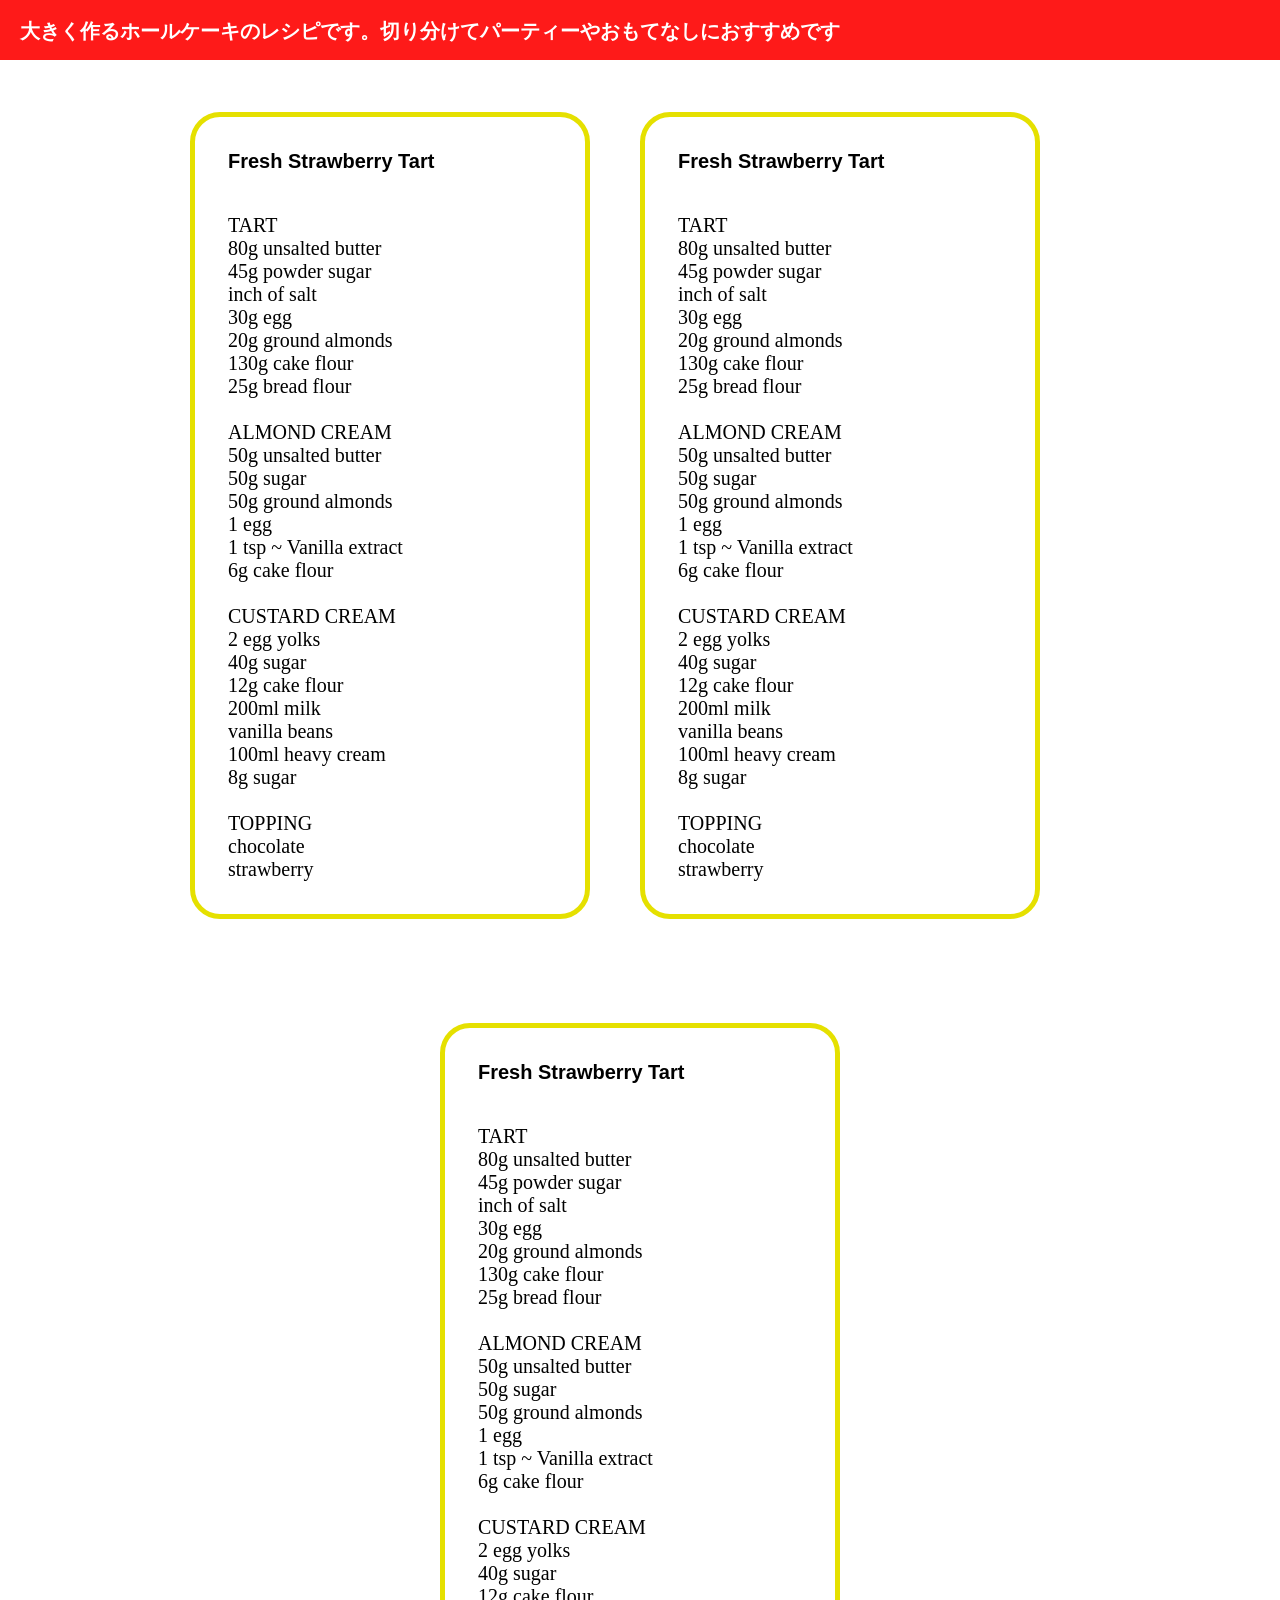
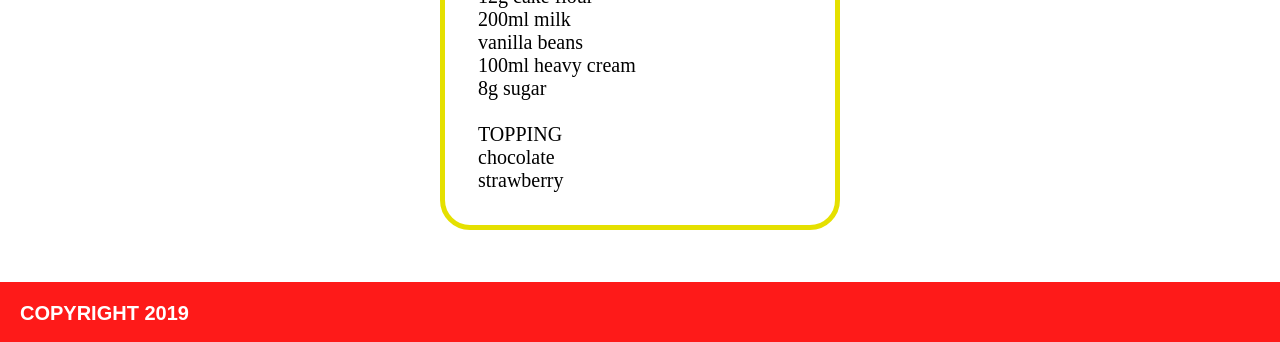
<file: recipe/index.html>
<!DOCTYPE html>
<html lang="en">
<head>
	<title>Recepie</title>
	<meta charset="utf-8">
	<meta description="boilerplate code">
	<meta keywords="boilerplate, test">
	<link rel="stylesheet" href="css/style.css">
</head>
<body>
		<header class="header">
				大きく作るホールケーキのレシピです。切り分けてパーティーやおもてなしにおすすめです
		</header>
		<main class="main">
			<section class="column">
				<h2>Fresh Strawberry Tart</h2>
					<h3>Tart</h3>
					<ul>
						<li>80g unsalted butter </li>
						<li>45g powder sugar</li>
						<li>inch of salt</li>
						<li>30g egg</li>
						<li>20g ground almonds</li>
						<li>130g cake flour</li>
						<li>25g bread flour</li>
					</ul>				
					<h3>Almond cream</h3>
					<ul>
						<li>50g unsalted butter</li>
						<li>50g sugar</li>
						<li>50g ground almonds</li>
						<li>1 egg</li>
						<li>1 tsp ~ Vanilla extract</li>
						<li>6g cake flour</li>
					</ul>
					<h3>Custard cream</h3>
					<ul>
						<li>2 egg yolks</li>
						<li>40g sugar</li>
						<li>12g cake flour</li>
						<li>200ml milk</li>
						<li>vanilla beans</li>
						<li>100ml heavy cream</li>
						<li>8g sugar</li>
					</ul>
					<h3>Topping</h3>
					<ul>
						<li>chocolate</li>
						<li>strawberry</li>
					</ul>
			</section>
			<section class="column">
				<h2>Fresh Strawberry Tart</h2>
					<h3>Tart</h3>
					<ul>
						<li>80g unsalted butter </li>
						<li>45g powder sugar</li>
						<li>inch of salt</li>
						<li>30g egg</li>
						<li>20g ground almonds</li>
						<li>130g cake flour</li>
						<li>25g bread flour</li>
					</ul>				
					<h3>Almond cream</h3>
					<ul>
						<li>50g unsalted butter</li>
						<li>50g sugar</li>
						<li>50g ground almonds</li>
						<li>1 egg</li>
						<li>1 tsp ~ Vanilla extract</li>
						<li>6g cake flour</li>
					</ul>
					<h3>Custard cream</h3>
					<ul>
						<li>2 egg yolks</li>
						<li>40g sugar</li>
						<li>12g cake flour</li>
						<li>200ml milk</li>
						<li>vanilla beans</li>
						<li>100ml heavy cream</li>
						<li>8g sugar</li>
					</ul>
					<h3>Topping</h3>
					<ul>
						<li>chocolate</li>
						<li>strawberry</li>
					</ul>
			</section>
			<section class="column">
				<h2>Fresh Strawberry Tart</h2>
					<h3>Tart</h3>
					<ul>
						<li>80g unsalted butter </li>
						<li>45g powder sugar</li>
						<li>inch of salt</li>
						<li>30g egg</li>
						<li>20g ground almonds</li>
						<li>130g cake flour</li>
						<li>25g bread flour</li>
					</ul>				
					<h3>Almond cream</h3>
					<ul>
						<li>50g unsalted butter</li>
						<li>50g sugar</li>
						<li>50g ground almonds</li>
						<li>1 egg</li>
						<li>1 tsp ~ Vanilla extract</li>
						<li>6g cake flour</li>
					</ul>
					<h3>Custard cream</h3>
					<ul>
						<li>2 egg yolks</li>
						<li>40g sugar</li>
						<li>12g cake flour</li>
						<li>200ml milk</li>
						<li>vanilla beans</li>
						<li>100ml heavy cream</li>
						<li>8g sugar</li>
					</ul>
					<h3>Topping</h3>
					<ul>
						<li>chocolate</li>
						<li>strawberry</li>
					</ul>
			</section>
		</main>
		<footer class="footer">
				Copyright 2019
		</footer>
</body>
</html>
</file>
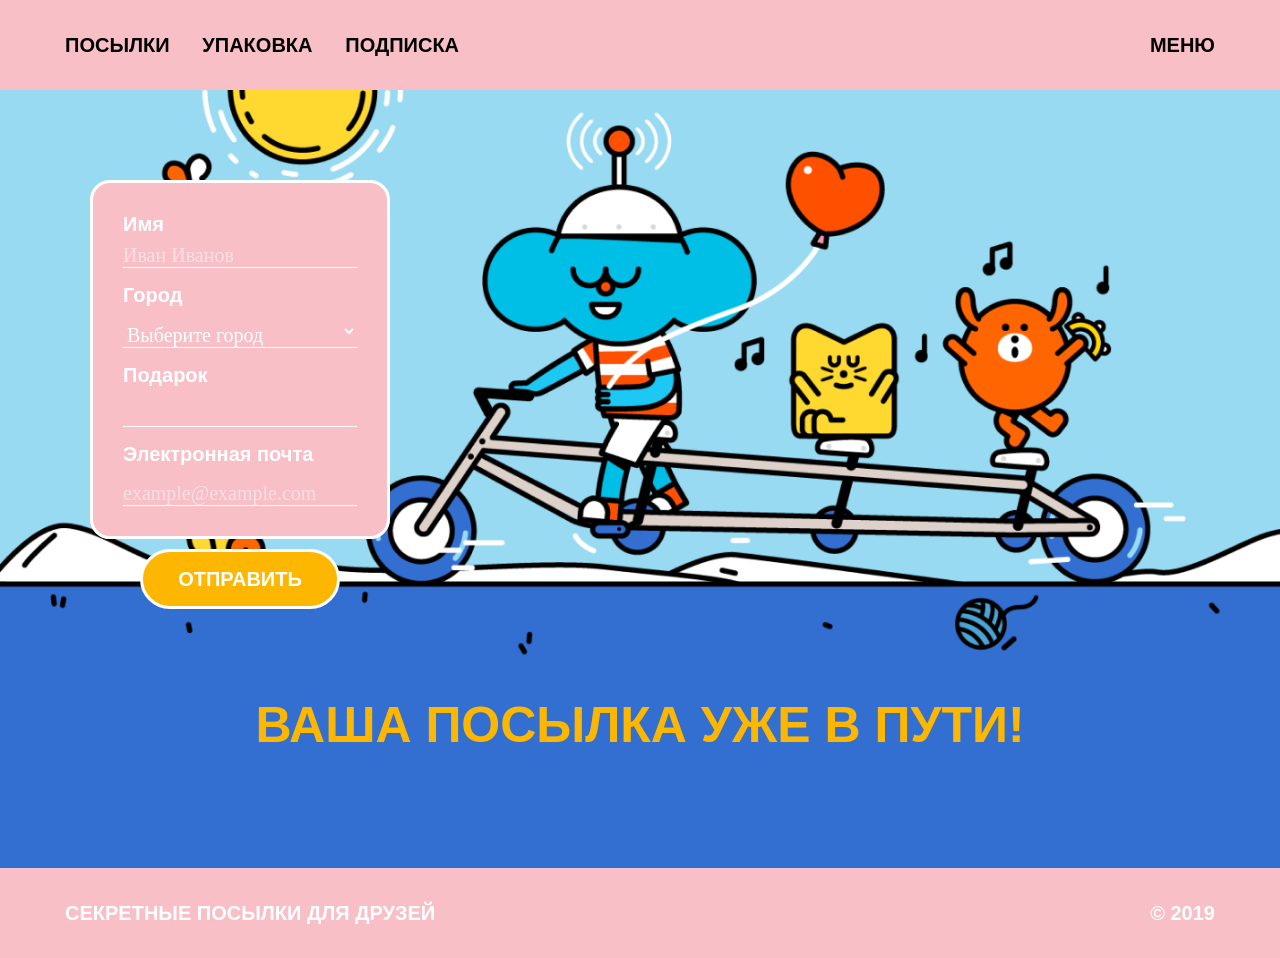
<file: secret_delivery/index.html>
<!DOCTYPE html>
<html lang="en">
<head>
	<title>Secret Delivery</title>
	<meta charset="utf-8">
	<meta description="boilerplate code">
	<meta keywords="boilerplate, test">
	<meta name="viewport" content="width=device-width, initial-scale=1">
	<link rel="stylesheet" href="css/style.css">
</head>
<body>
	<header class="header">
		<ul class="header_nav">
			<li><a href="#">Посылки</a></li>
			<li><a href="#">Упаковка</a></li>
			<li><a href="#">Подписка</a></li>
		</ul>
		<a class="header_menu" href="#">Меню</a>
	</header>
	<main class="main">
		<div class="hero_image">
			<form class="form_send"action="https://formspree.io/f/mzbkwgwr" method="POST">
			<fieldset class="input_set">
				<!-- Username -->
				<label for="username">Имя</label>
				<input type="text" name="username" placeholder="Иван Иванов">
				<!-- City -->
				<label for="city">Город</label>
				<select name="city">
					<option>Выберите город</option>
					<option value="moscow">Москва</option>
					<option value="st.petersburg">Санкт-Петербург</option>
					<option value="sochi">Сочи</option>
				</select>
				<!-- Gift Desc -->
				<label for="gift">Подарок</label>
				<input type="text" name="gift">	
				<!-- Email -->
				<label for="email">Электронная почта</label>
				<input type="email" name="email" placeholder="example@example.com">
			</fieldset>
			<!-- Submit button -->
			<input type="submit" value="Отправить">
			</form>
		</div>
		<h1>Ваша посылка уже в пути!</h1>
	</main>
	<footer class="footer">
		<p class="footer_desc">Секретные посылки для друзей</p>
		<p class="footer_copy">© 2019</p>
	</footer>
</body>
</html>
</file>
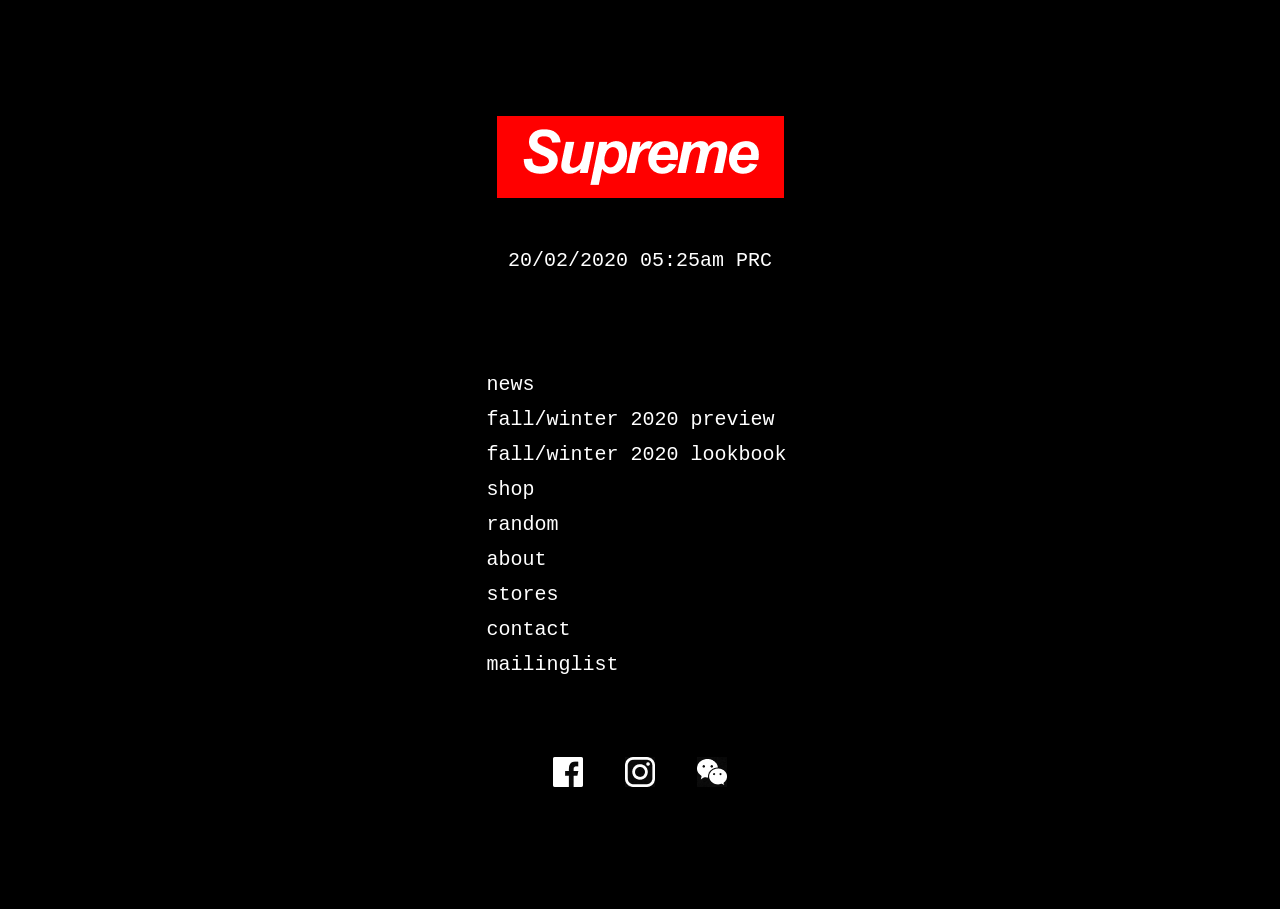
<file: supreme/index.html>
<!DOCTYPE html>
<html lang="en">
<head>
	<title>Supreme</title>
	<meta charset="utf-8">
	<meta description="supreme online store">
	<meta keywords="supreme, shop, store, clothes">
	<meta name="viewport" content="width=device-width, initial-scale=1">
	<link rel="stylesheet" href="css/style.css">
</head>
<body>
	<div class="page">
		<header class="header">
			<img src="img/supreme_logo.png" alt="supreme logo">
			<span>20/02/2020 05:25am PRC</span>
		</header>
		<main class="main"></main>
		<ul class="nav">
			<li><a href="news.html">news</a></li>
			<li><a href="#">fall/winter 2020 preview</a></li>
			<li><a href="#">fall/winter 2020 lookbook</a></li>
			<li><a href="#">shop</a></li>
			<li><a href="#">random</a></li>
			<li><a href="#">about</a></li>
			<li><a href="#">stores</a></li>
			<li><a href="#">contact</a></li>
			<li><a href="#">mailinglist</a></li>
		</ul>
		<footer class="footer">
			<ul class="footer-socials">
				<li><a href="#"><img src="img/socials/fb.png" alt="facebook"></a></li>
				<li><a href="#"><img src="img/socials/instagram.png" alt="instagram"></a></li>
				<li><a href="#"><img src="img/socials/message.png" alt="message"></a></li>
			</ul>
		</footer>
	</div>
</body>
</html>
</file>
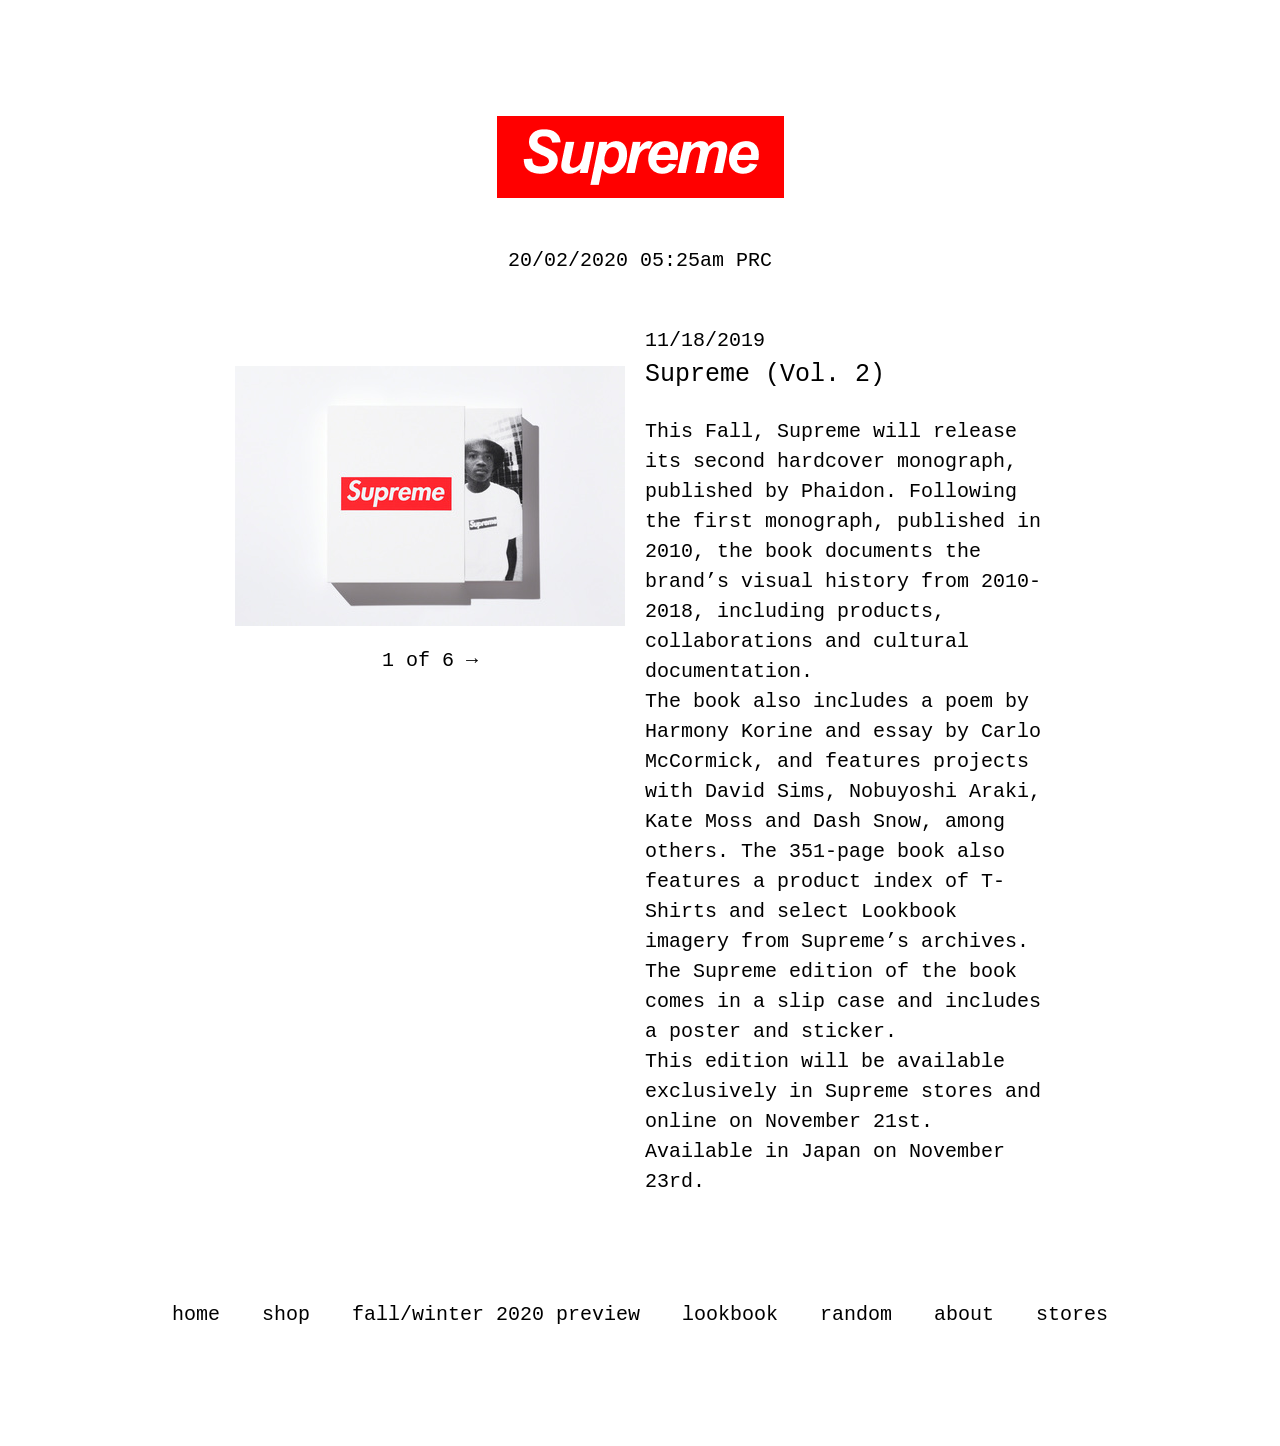
<file: supreme/news.html>
<!DOCTYPE html>
<html lang="en">
<head>
	<title>Supreme</title>
	<meta charset="utf-8">
	<meta description="supreme online store">
	<meta keywords="supreme, shop, store, clothes">
	<meta name="viewport" content="width=device-width, initial-scale=1">
	<link rel="stylesheet" href="css/style.css">
</head>
<body class="page page_theme-light">
	<header class="header">
		<img src="img/supreme_logo.png" alt="supreme logo">
		<span>20/02/2020 05:25am PRC</span>
	</header>
	<main class="main">

		<div class="news-item">
			<div class="news-gallery">
				<img src="img/news/supreme-vol2.png" alt="supreme magazine volume 2">
				<div class="gallery-counter">1 of 6 <a href="#">→</a></div>
			</div>
			<div class="news-content">
				<span class="date">11/18/2019</span>
				<h2 class="news-title">Supreme (Vol. 2)</h2>
				<p>This Fall, Supreme will release its second hardcover monograph, published by Phaidon. Following the first monograph, published in 2010, the book documents the brand’s visual history from 2010-2018, including products, collaborations and cultural documentation.</p>
				<p>The book also includes a poem by Harmony Korine and essay by Carlo McCormick, and features projects with David Sims, Nobuyoshi Araki, Kate Moss and Dash Snow, among others. The 351-page book also features a product index of T-Shirts and select Lookbook imagery from Supreme’s archives.</p>
				<p>The Supreme edition of the book comes in a slip case and includes a poster and sticker.</p>
				<p>This edition will be available exclusively in Supreme stores and online on November 21st.</p>
				<p>Available in Japan on November 23rd.</p>
			</div>
			
		</div>

		
	</main>
	<footer class="footer">
		<ul class="nav">
			<li><a href="index.html">home</a></li>
			<li><a href="#">shop</a></li>
			<li><a href="#">fall/winter 2020 preview</a></li>
			<li><a href="#">lookbook</a></li>
			<li><a href="#">random</a></li>
			<li><a href="#">about</a></li>
			<li><a href="#">stores</a></li>
		</ul>
	</footer>
</body>
</html>
</file>
<file: landing/css/style.css>
@import url(reset.css);

.page{
	font-family: Helvetica, sans-serif;
	
}

.header{
	background-color: #E5E000;
}
.header-container{
	padding: 80px;
}

.header-container h1 {
	color: white;
	font-weight: 700;
	font-size: 50px;
	line-height: 40px;
}

.nav {
	background-color: #E5E000;
	padding: 36px 80px 35px;
}

.nav-container{
	font-size: 25px;
	line-height: 29px;
	font-weight: 700;
	color: white;
	text-transform: uppercase;
}

.nav-container a{
	color: white;
	text-decoration: none;
}
.person-photo{
	width: 100%;
	display: block;
}

.main-container{
	padding: 110px 80px;
}

h2, p {
	font-size: 50px;
	line-height: 57.7px;
}

h2{
	font-weight: 700;
}

.main-container p{
	margin-top: 50px;
}

.footer{
	background-color: #E5E000;
}

.footer-container{
	padding: 68px 80px;
}

.footer-container .logo{
	float: left;
	margin: 9px 0;
}

.footer-container p {
	float: right;
	color: white;
	line-height: 64px;
	font-weight: 700;
}

.clear-fix:after{
	content: "";
	display: block;
	clear: both;
}
</file>
<file: evian_landing/css/style.css>
/* Default browser styles reset*/

* {
	margin: 0;
}

h1, h2, h3, h4, h6, h6{
	font-size: inherit;
	font-weight: normal;
}


/* Box-sizing reset method*/

html {
  box-sizing: border-box;
}
*, *:before, *:after {
  box-sizing: inherit;
}

/* Lists reset*/

ul {
	padding-left: 0;
}

ul > li{
	list-style: none;
}

/* Links style reset */

a{
	text-decoration: none;
}

/* ------ Reset end ------  */


/* Variables */

:root{
		--c-cherry: #E50043;
		--c-pink: #F8BFC7;
}

/* ------ Variables end ------ */
html{
	font-size: 62.5%;
}

body{
	font-family: Arial, sans-serif;
}

.page{
	padding-top: 14rem;
}

.header{
	background-color: white;
	height: 14rem;
	font-size: 5rem;
	display: flex;
	padding: 0 1.5rem;
	position: fixed;
	top:0;
	left: 0;
	width: 100%;
	z-index: 100;
}

.header a{
	color: var(--c-cherry);
}

.header-logo, .header-links li, .header-links a{
	display: flex;
	justify-content: center;
	align-items: center;
}

.header-links{
	display: flex;
}

.header-logo, .header-links a{
	padding: 0 1.5rem;
}
.header-logo{
	width: 150px;
	flex-grow: 1;
	justify-content: flex-start;
}

.showcase{
	position: relative;
}

.showcase_image{
	display: block;
	width: 100%;
	position: relative;
}

.showcase_title{
	color: var(--c-cherry);
	font-size: 10rem;
	text-align: center;
	position: absolute;
	top: 0;
	left: 0;
	bottom: 0;
	right: 0;
	//width: 100%;
	//height: 100%;
	display: flex;
	justify-content: center;
	align-items: center;
}

.main_container{
	width: 104rem;
	margin: auto;
}

.footer{
	height: 14rem;
	background-color: var(--c-pink);
	color: white;
	font-size: 5rem;
	display: flex;
	padding: 0 5rem;
	align-items: center;
}

.text_block, .product_block{
	border: 0.3rem solid var(--c-pink);
	border-radius: 2rem;
	padding: 2.4rem;
	font-size: 2.5rem;
	line-height: 2.9rem;
	margin: 15rem 0;
}

.text_block h2, .product_block h2{
	font-size: 2.5rem;
	line-height: 2.9rem;
	margin-bottom: 2.9rem;
}

.text_block p:not(:last-child), .product_block p:not(:last-child){
	margin-bottom: 2.9rem;
}

.product_block{
	padding: 3rem 0;
	display: flex;
}

.product_block_image{
	margin: 0 8rem;
}

.product_block_text{
	margin-right: 3rem;
}

.water{
	display: flex;
	justify-content: space-between;
	margin: 15rem 0;
}

.bottle img{
	display: block;
	margin-bottom: 4.2rem;
}

.bottle p{
	text-align: center;
	font-size: 2.5rem;
	line-height: 2.9rem;
}
</file>
<file: lab/css/style.css>
/* Default browser styles reset*/

* {
	margin: 0;
}

h1, h2, h3, h4, h6, h6{
	font-size: inherit;
	font-weight: normal;
}


/* Box-sizing reset method*/

html {
  box-sizing: border-box;
}
*, *:before, *:after {
  box-sizing: inherit;
}

/* Lists reset*/

ul {
	padding-left: 0;
}

ul > li{
	list-style: none;
}

/* Links style reset */

a{
	text-decoration: none;
}

/* ------ Reset end ------  */


/* Variables */

:root{
}

/* ------ Variables end ------ */


form{

}

label, input, select {
	display: block;
}
</file>
<file: meduza_clon/css/style.css>
/* Default browser styles reset*/

* {
	margin: 0;
}

h1, h2, h3, h4, h6, h6{
	font-size: inherit;
	font-weight: normal;
}


/* Box-sizing reset method*/

html {
  box-sizing: border-box;
}

*, *:before, *:after {
  box-sizing: inherit;
}

/* Lists reset*/

ul {
	padding-left: 0;
}

ul > li{
	list-style: none;
}

/* Links style reset */

a{
	text-decoration: none;
}

/* Adaptive font-size for rem */

html{
	font-size: 62.5%; /* 10px / 16px */
}


/* ------------------ Reset end -----------------  */

/* Variables */

:root{
	--c-sand: #A37846;
	--c-gray: #9CA1A9;
}

/* ------------------ Variables end -----------------  */

/* Grid */

.grd-8{
	width: 100%;
}

.grd-4{
	width: 50%;
}

.grd-2{
	width: 25%;
}

.footer-grd{
	width: 20%;
	padding: 0 1.5rem;
}

/* ------------------ Grid end -----------------  */


body{
	background-color: black;
	font-family: 'PF Regal', 'PF Regal Text Pro', 'Georgia', serif;
	font-weight: 400;
}

a{
	color: black;
}

.header{
	display: flex;
	justify-content: space-between;
	align-items: center;
	padding: 2.5rem 3rem 0;
	font-weight: 700;
}

.header-logo{
	margin-left: 3rem;
}

.header-nav{
	text-align: center;
}

.header-nav li{
	display: inline-block;
}

.header-nav li a, .header-lang{
	display: block;
	color: white;
	font-size: 1.5rem;
	line-height: 1.8rem;
	text-transform: uppercase;
	padding: 1.5rem;
}
.header-options{
	display: flex;
	align-items: center;
}

.vertical-divider{
	height: 2.5rem;
	background-color: white;
	width: .1rem;
}

.header-nav li a.selected{
	color: var(--c-sand);
}

.search-icon{
	display: block;
	padding: 1.6rem;
	margin-right: 1.4rem;
}

.status-pannel{
	padding: 1.6rem;
	border-radius: 1rem;
	background-color: white;
	margin: 1.5rem 6rem;
	font-size: 1.7rem;
	line-height: 2.1rem;
	font-weight: 700;
	display: flex;
	justify-content: space-between;
	align-items: center;
}

.exchange-rate .symbol{
	color: var(--c-gray);
	margin-right: .5rem; 
}

.dollar-value, .euro-value{
	margin-right: 1.5rem; 
}

.sorter{
	color: var(--c-gray);
	text-transform: uppercase;
	display: flex;
	align-items: center;
}

.toggle{
	width: 4.8rem;
	height: 2.4rem;
	background-color: #e6e6e6;
	padding: .2rem;
	border-radius: 1.2rem;
	margin-left: 1rem;
}

.toggle-item{
	width: 2rem;
	height: 2rem;
	background-color: white;
	border-radius: 1rem;
}


.main{
	padding: 3rem 6rem;
	margin: 0 6rem;
	background-color: #F2F2F2;
	border-radius: 1rem 1rem 0 0;
}

.row{
	background-color: white;
	border: .1rem solid #9CA1A9;
	border-radius: 1rem;
	margin: 2rem 0;
	display: flex;
}

.article{
	display: flex;
	flex-direction: column;
	justify-content: space-between;
}

.article-date{
	color: var(--c-gray);
	font-size: 1.5rem;
	line-height: 1.8rem;
	font-weight: 700;
	margin: 3rem 0;
}

.article_fullwidth{
	text-align: center;
	padding: 0 3rem;
}

.article_fullwidth .article-title{
	font-size: 5rem;
	line-height: 5rem;
	margin-top: 4.5rem;
}

.article_half{
	padding-left: 3rem;
}

.article_half .article-title{
	font-size: 3.5rem;
	line-height: 4.1rem;
	margin-top: 3rem;
}

.article-quarter {
	padding: 0 3rem 0 2.5rem;
}

.article-quarter:nth-child(odd){
	padding-left: 1.5rem;
}

.article-quarter .article-title{
	font-size: 2rem;
	line-height: 2.4rem;
	margin-top: 3rem;
}

.article-quarter:nth-child(1) .article-date,
.article-quarter:nth-child(2) .article-date{
	margin-bottom: 2.5rem;
}

.article-quarter:nth-child(3) .article-title,
.article-quarter:nth-child(4) .article-title{
	margin-top: 2.5rem;
}

.row_highlight{
	border: .5rem solid var(--c-sand);
}

.matrix-formation{
	display: flex;
	flex-wrap: wrap;
}

.footer{
	background-color: black;
	color: white;
	font-size: 1.5rem;
	line-height: 1.8rem;
	font-weight: 700;
}

.footer a{
	color: white;
}

.footer-links{
	padding: 5rem 10rem;
	display: flex;
}

.footer-links-title{
	display: block;
	text-transform: uppercase;
	margin: 3.4rem 0 2.4rem;
}
.footer-end{
	border-top: .1px solid white;
	margin: 0 20rem;
	padding: 5rem 0;
}
</file>
<file: my_feed/css/style.css>
/* Default browser styles reset*/

* {
	margin: 0;
}

h1, h2, h3, h4, h6, h6{
	font-size: inherit;
	font-weight: normal;
}


/* Box-sizing reset method*/

html {
  box-sizing: border-box;
}

*, *:before, *:after {
  box-sizing: inherit;
}

/* Lists reset*/

ul {
	padding-left: 0;
}

ul > li{
	list-style: none;
}

/* Links style reset */

a{
	text-decoration: none;
}

/* Adaptive font-size for rem */

html{
	font-size: 62.5%; /* 10px / 16px */
}

/* ------------------ Reset end -----------------  */

/* Variables */

:root{
	
}

/* ------------------ Variables end -----------------  */

body{
	font-family: Helvetica, sans-serif;
}

.header, .footer{
	background-color: #0000FF;
	height: 10rem;
	display: flex;
	align-items: center;
	color: white;
	font-size: 2.5rem;
	line-height: 2.9rem;
	font-weight: 700;
	padding: 0 3rem;
}

.main{
	display: flex;
	flex-wrap: wrap;
	margin: 2rem 2.2rem;
}

.article{
	width: 100%;
	border: .5rem solid black;
	font-size: 25px;
	line-height: 29px;
	font-weight: 700;
	height: 16.5rem;
	display: flex;
	text-align: center;
	align-items: center;
	justify-content: center;
	margin-bottom: 4rem;
}

.article:last-child{
	margin-bottom: 0;
}

/* --- For screens wider than 600px ---*/

@media screen and (min-width:600px){
	.main{
		margin: 10.2rem auto;
		justify-content: space-between;
		width: calc(100vw - 22rem - 2rem);
	}
	.article{
		width: calc((100vw - 22rem) / 2 - 2rem);
		height: calc(((100vw - 22rem) / 2 - 2rem) * 2 / 3); /* 2/3 от ширины блока */
		margin-bottom: 2rem;
		font-size: calc(((100vw - 22rem) / 2 - 2rem) / 12);
		line-height: calc(((100vw - 22rem) / 2 - 2rem) / 10.34);
	}
	.article:nth-last-child(2){
		margin-bottom: 0;
	}
}
</file>
<file: nice_furniture/css/style.css>
/* Default browser styles reset*/

* {
	margin: 0;
}

h1, h2, h3, h4, h6, h6{
	font-size: inherit;
	font-weight: normal;
}


/* Box-sizing reset method*/

html {
  box-sizing: border-box;
}

*, *:before, *:after {
  box-sizing: inherit;
}

/* Lists reset*/

ul {
	padding-left: 0;
}

ul > li{
	list-style: none;
}

/* Links style reset */

a{
	text-decoration: none;
}

/* ------------------ Reset end -----------------  */

/* Variables */

:root{
	--c-yellow: #FFE138;
}

/* ------------------ Variables end -----------------  */

html{
	font-size: 62.5%; 
}

body{
	font-family: Times New Roman, serif;
}

.header, .footer{
	height: 16rem;
	background-color: var(--c-yellow);
	font-size: 5rem;
	text-transform: uppercase;
	line-height: 5rem;
	display: flex;
	align-items: center;
	justify-content: center;
}

.main{
	display: flex;
	justify-content: space-between;
	width: 80vw;
	margin: 7rem auto;
	align-items: flex-start;
}

.product{
	border: .1rem solid black;
	width: calc((100% - 10rem)/3);
}
.product_img{
	background-color: red;
	padding: 75% 50%;
	background-size: cover;
}

.meta_side_table{
	background-image: url(../img/meta_side_table.png);
}

.click_shelf{
	background-image: url(../img/click_shelf.png);
}

.float_shelf{
	background-image: url(../img/float_shelf.png);
}

.product_title, .product_desc{
	font-size: 2rem;
	line-height: 2.5rem;
	margin: 3rem;
}

.product_title{
	font-weight: 700;
	margin-bottom: 3rem;
}
</file>
<file: practice02/css/style.css>
.inverse {
	background-color: black;
	color: white;
}
</file>
<file: recepie/css/style.css>
@import url(reset.css);
@import url(custom_reset.css);

.page{
	min-width: 1350px;
}

.header, .footer{
	background-color: #FE1A19;
}
.header-container, .footer-container{
	height: 60px;
	padding: 20px;
}

.header-container p, .footer-container p{
	font-size: 20px;
	line-height: 23px;
	height: 20px;
	color: white;
	text-transform: uppercase;
	font-family: Helvetica, sans-serif;
	font-weight: 700;
}

.column{
	padding: 33px;
	border: 5px solid #E5E000;
	border-radius: 30px;
	width: 400px;
	display: inline-block;
	vertical-align: top;
	margin: 52px 25px;
}

.column h2{
	font-family: Helvetica, sans-serif;
	font-size: 20px;
	line-height: 23px;
	font-weight: 700;
	margin-bottom: 41px;
}

.main-container{
	font-size: 0;
	margin: auto;
	width: 1350px;
}

.column p, .column h3{
	font-family: Times New Roman, serif;
	font-size: 20px;
	line-height: 23px;
}
.column p{

}

.column h3{
	text-transform: uppercase;
	margin-top: 23px;
}
</file>
<file: recipe/css/style.css>
/* Default browser styles reset*/

* {
	margin: 0;
}

h1, h2, h3, h4, h6, h6{
	font-size: inherit;
	font-weight: normal;
}


/* Box-sizing reset method*/

html {
  box-sizing: border-box;
}

*, *:before, *:after {
  box-sizing: inherit;
}

/* Lists reset*/

ul {
	padding-left: 0;
}

ul > li{
	list-style: none;
}

/* Links style reset */

a{
	text-decoration: none;
}

/* ------------------ Reset end -----------------  */

/* Variables */

:root{
	--c-red: #FE1A19;
	--c-yellow: #E5E000;
	--ff-times: Times New Roman, serif;
	--ff-helv: Helvetica, sans-serif;
	--fs-body: 2rem;
}

/* ------------------ Variables end -----------------  */

html{
	font-size: 62.5%;
}

.header, .footer{
	background-color: var(--c-red);
	height: 6rem;
	padding: 2rem;
	font-size: var(--fs-body);
	line-height: 2.3rem;
	color: white;
	text-transform: uppercase;
	font-family: var(--ff-helv);
	font-weight: 700;
}

.column{
	padding: 3.3rem;
	border: 0.5rem solid var(--c-yellow);
	border-radius: 3rem;
	width: 40rem;
	display: inline-block;
	vertical-align: top;
	text-align: left;
	margin: 5.2rem 0;
}

.column:nth-child(2){
	margin-left: 5rem;
	margin-right: 5rem;
}

.column h2{
	font-family: var(--ff-helv);
	font-size: var(--fs-body);
	line-height: 2.3rem;
	font-weight: 700;
	margin-bottom: 4.1rem;
}

.main{
	font-size: 0;
	text-align: center;
}

.column li, .column h3{
	font-family: var(--ff-times);
	font-size: var(--fs-body);
	line-height: 2.3rem;
}

.column ul{
	padding-left: 0;
}

.column li{
	list-style: none;
}

.column h3{
	text-transform: uppercase;
	margin-top: 2.3rem;
}
</file>
<file: secret_delivery/css/style.css>
/* Default browser styles reset*/

* {
	margin: 0;
}

h1, h2, h3, h4, h6, h6{
	font-size: inherit;
	font-weight: normal;
}


/* Box-sizing reset method*/

html {
  box-sizing: border-box;
}

*, *:before, *:after {
  box-sizing: inherit;
}

/* Lists reset*/

ul {
	padding-left: 0;
}

ul > li{
	list-style: none;
}

/* Links style reset */

a{
	text-decoration: none;
}

/* Adaptive font-size for rem */

html{
	font-size: 62.5%; /* 10px / 16px */
}

label, input, select{
	display: block;
	border: none;
	width: 100%;
}

input:focus, select:focus{
	outline: none;
}

/* ------------------ Reset end -----------------  */

/* Variables */

:root{
	--c-pink: #F8BFC7;
	--c-blue: #336FD1;
	--c-yellow: #FEB700;
}

/* ------------------ Variables end -----------------  */

body{
	font-family: Helvetiva, sans-serif;
}

.header, .footer{
	background-color: var(--c-pink);
	height: 9rem;
	display: flex;
	justify-content: space-between;
	padding: 0 5rem;
}
.header_nav li{
	display: inline-block;
}
.header_nav a, .header_menu, .footer p{
	display: block;
	padding: 3.3rem 1.5rem;
	font-size: 2rem;
	line-height: 2.4rem;
	text-transform: uppercase;
	font-weight: 700;
	color: black;
}

.footer p{
	color: white;
}

.main{
	background-color: var(--c-blue);
	padding-bottom: 11.4rem;
}

.hero_image{
	display: block;
	width: 100%;
	height: calc(100vw * .45);
	background-image: url(../img/background.png);
	background-size: cover;
	padding: 9rem;
}

h1{
	font-size: 5rem;
	line-height: 5.8rem;
	color: var(--c-yellow);
	text-transform: uppercase;
	font-weight: 700;
	text-align: center;
	margin-top: 3rem;
}

.form_send{
	width: 30rem;
}

.input_set{
	background-color: var(--c-pink);
	padding: 3rem;
	border: .3rem solid white;
	border-radius: 2rem;
}

.input_set label, .input_set input, .input_set select{
	font-size: 2rem;
	font-weight: 700;
	line-height: 2.3rem;
	color: white;
	background-color: transparent;
}

.input_set label:not(:first-child){
	margin: 1.6rem 0 .8rem; 
}

.input_set input, .input_set select{
	font-family: Times New Roman, serif;
	padding: .8rem 0 0;
	border-bottom: .1rem solid white;
	font-weight: 400;
}

.form_send input[type="submit"]{
	border: .3rem solid white;
	background-color: var(--c-yellow);
	border-radius: 3rem;
	color: white;
	width: 20rem;
	height: 6rem;
	margin: 1rem auto 0;
	font-size: 2rem;
	line-height: 2.3rem;
	font-weight: 700;
	text-transform: uppercase;
}

.input_set input::placeholder{
	color: rgba(255, 255, 255, .5);
}
</file>
<file: supreme/css/style.css>
/* Default browser styles reset*/

* {
	margin: 0;
}

h1, h2, h3, h4, h6, h6{
	font-size: inherit;
	font-weight: normal;
}


/* Box-sizing reset method*/

html {
  box-sizing: border-box;
}

*, *:before, *:after {
  box-sizing: inherit;
}

/* Lists reset*/

ul {
	padding-left: 0;
}

ul > li{
	list-style: none;
}

/* Links style reset */

a{
	text-decoration: none;
}

/* Adaptive font-size for rem */

html{
	font-size: 62.5%; /* 10px / 16px */
}


/* ------------------ Reset end -----------------  */

/* Fonts */
@import url('https://fonts.googleapis.com/css2?family=Space+Mono&display=swap');

/* ------------------ Fonts end -----------------  */

/* Variables */

:root{
	--c-red: #FF0000;
}

/* ------------------ Variables end -----------------  */

.page{
	font-family: 'Space Mono', monospace;
	background-color: black;
	font-size: 2rem;
	line-height: 3rem;
	color: white;
}

.page_theme-light{
	background-color: white;
	color: black; 
}

.main{
	margin: 0 1.2rem;
}

a{
	color: white;
}

.page_theme-light a{
	color: black;
}

.nav{
	width: 30.7rem;
	margin: 4.1rem auto 2.5rem;
}

.nav a{
	line-height: 3.5rem;
}

.nav a:hover{
	color: white;
	background-color: var(--c-red);
}

.header{
	text-align: center;
	padding: 11.6rem 0 5rem;
}

.header span{
	display: block;
	margin-top: 3.8rem;
}

.footer{
	display: flex;
	justify-content: center;
	padding: 5rem 1.2rem 11.6rem;
}

.footer-socials a{
	margin: 0 1.5rem;
}


.footer .nav{
	margin: 0;
	width: 100%;
}

.footer-socials li{
	display: inline-block;
}

.footer-socials a, .footer-socials img{
	display: block;
}

.news-gallery{
	margin-bottom: 4rem;
}

.news-gallery img{
	display: block;
	width: 100%;
	margin-bottom: 2rem;
}

.news-title{
	font-size: 2.5rem;
	line-height: 3.7rem;
	margin-bottom: 2.4rem;
}

.gallery-counter{
	text-align: center;
}

@media screen and (min-width: 600px){
	.main{
		width: 81rem;
		margin: auto;
	}

	.news-item{
		display: flex;
	}

	.news-gallery{
		width: 39rem;
		padding-top: 4rem;
	}

	.news-content{
		width: calc(100% - 39rem);
		padding-left: 2rem;
	}

	.footer .nav{
		padding-top: 5rem;
		text-align: center;
	}

	.footer .nav li{
		display: inline-block;
		padding: 0 1.5rem;
	}
}
</file>
